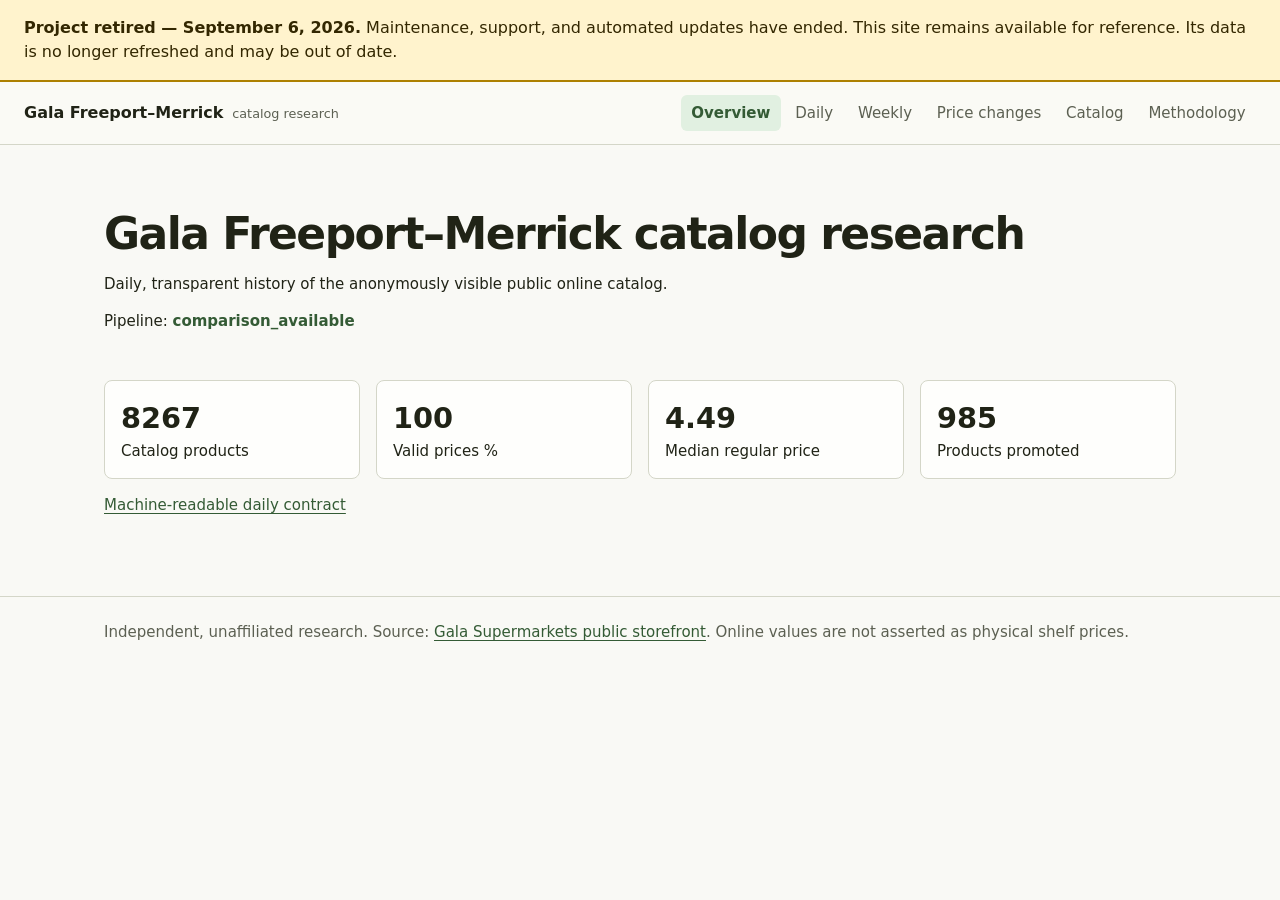
<file: docs/index.html>
<!doctype html><html lang="en"><head><meta charset="utf-8"><meta name="viewport" content="width=device-width,initial-scale=1"><meta name="theme-color" content="#f7f8f2"><title>Gala Freeport–Merrick Research</title><link rel="stylesheet" href="assets/site.css?v=research-1.1"><script src="assets/analytics.js?v=research-1.0" defer></script></head><body class="">
<!-- project-retirement-notice -->
<aside aria-label="Project retirement notice" style="position:relative;z-index:2147483647;display:block;box-sizing:border-box;width:100%;margin:0;padding:16px 24px;background:#fff3cd;color:#332701;border-bottom:2px solid #ad8000;font:16px/1.5 system-ui,sans-serif;text-align:left">
<strong>Project retired — September 6, 2026.</strong> Maintenance, support, and automated updates have ended. This site remains available for reference. Its data is no longer refreshed and may be out of date.
</aside>
<header class="site-header"><div class="site-header-inner"><a class="site-identity" href="index.html"><strong>Gala Freeport–Merrick</strong><span>catalog research</span></a><nav class="site-nav" aria-label="Research reports"><a href="index.html" aria-current="page">Overview</a><a href="daily-report.html">Daily</a><a href="weekly-report.html">Weekly</a><a href="price-changes.html">Price changes</a><a href="catalog.html">Catalog</a><a href="METHODOLOGY.html">Methodology</a></nav></div></header><main><section class="hero"><h1>Gala Freeport–Merrick catalog research</h1><p>Daily, transparent history of the anonymously visible public online catalog.</p><p>Pipeline: <span id="status" class="healthy">Loading…</span></p></section><section id="metrics" class="grid" aria-live="polite"></section><p><a id="raw" href="data/daily-summary.json">Machine-readable daily contract</a></p></main><footer class="site-footer"><p>Independent, unaffiliated research. Source: <a href="https://galasupermarkets.com/Freeport-Merrick">Gala Supermarkets public storefront</a>. Online values are not asserted as physical shelf prices.</p></footer><script>fetch('data/daily-summary.json').then(r=>r.json()).then(data=>{const source=data.latest;const labels={catalog_size:'Catalog products',valid_price_percentage:'Valid prices %',median_regular_price:'Median regular price',products_with_promotions:'Products promoted',latest_catalog_size:'Latest catalog',median_catalog_size:'Median catalog',median_valid_price_percentage:'Median valid prices %',price_increases:'Price increases',price_decreases:'Price decreases',additions:'Additions',returns:'Returns',missing_products:'Missing observations'};document.querySelector('#status').textContent=data.status;document.querySelector('#metrics').innerHTML=['catalog_size','valid_price_percentage','median_regular_price','products_with_promotions'].map(k=>`<section class="card"><div class="metric">${source[k]??'—'}</div><div>${labels[k]}</div></section>`).join('');document.querySelector('#raw').href='data/daily-summary.json';}).catch(e=>document.querySelector('#status').textContent='Report data unavailable');</script></body></html>
</file>
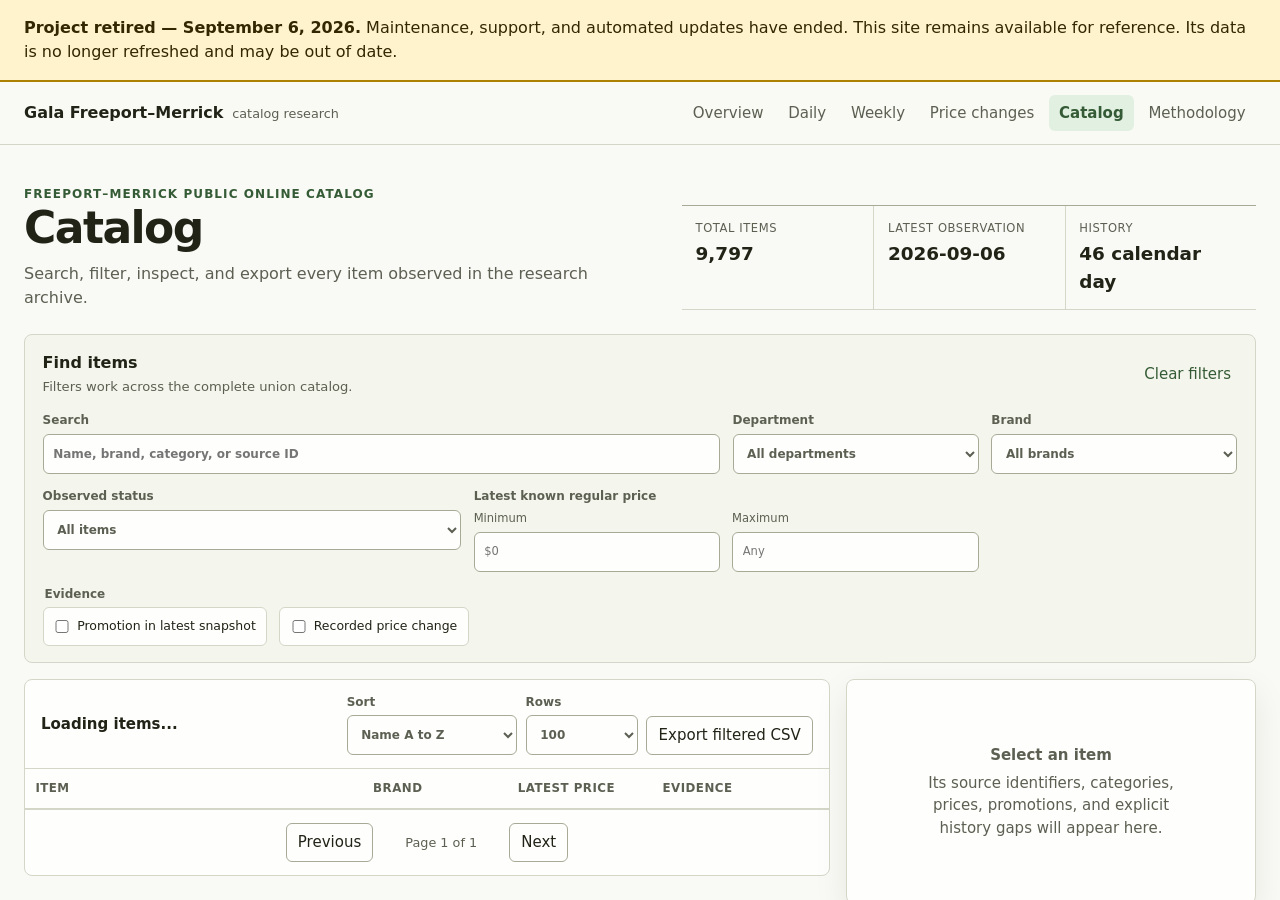
<file: docs/catalog-history.html>
<!doctype html><html lang="en"><head><meta charset="utf-8"><meta name="viewport" content="width=device-width,initial-scale=1"><meta http-equiv="refresh" content="0; url=catalog.html"><link rel="canonical" href="catalog.html"><title>Catalog</title></head><body>
<!-- project-retirement-notice -->
<aside aria-label="Project retirement notice" style="position:relative;z-index:2147483647;display:block;box-sizing:border-box;width:100%;margin:0;padding:16px 24px;background:#fff3cd;color:#332701;border-bottom:2px solid #ad8000;font:16px/1.5 system-ui,sans-serif;text-align:left">
<strong>Project retired — September 6, 2026.</strong> Maintenance, support, and automated updates have ended. This site remains available for reference. Its data is no longer refreshed and may be out of date.
</aside>
<p>This page has moved to <a href="catalog.html">Catalog</a>.</p></body></html>
</file>
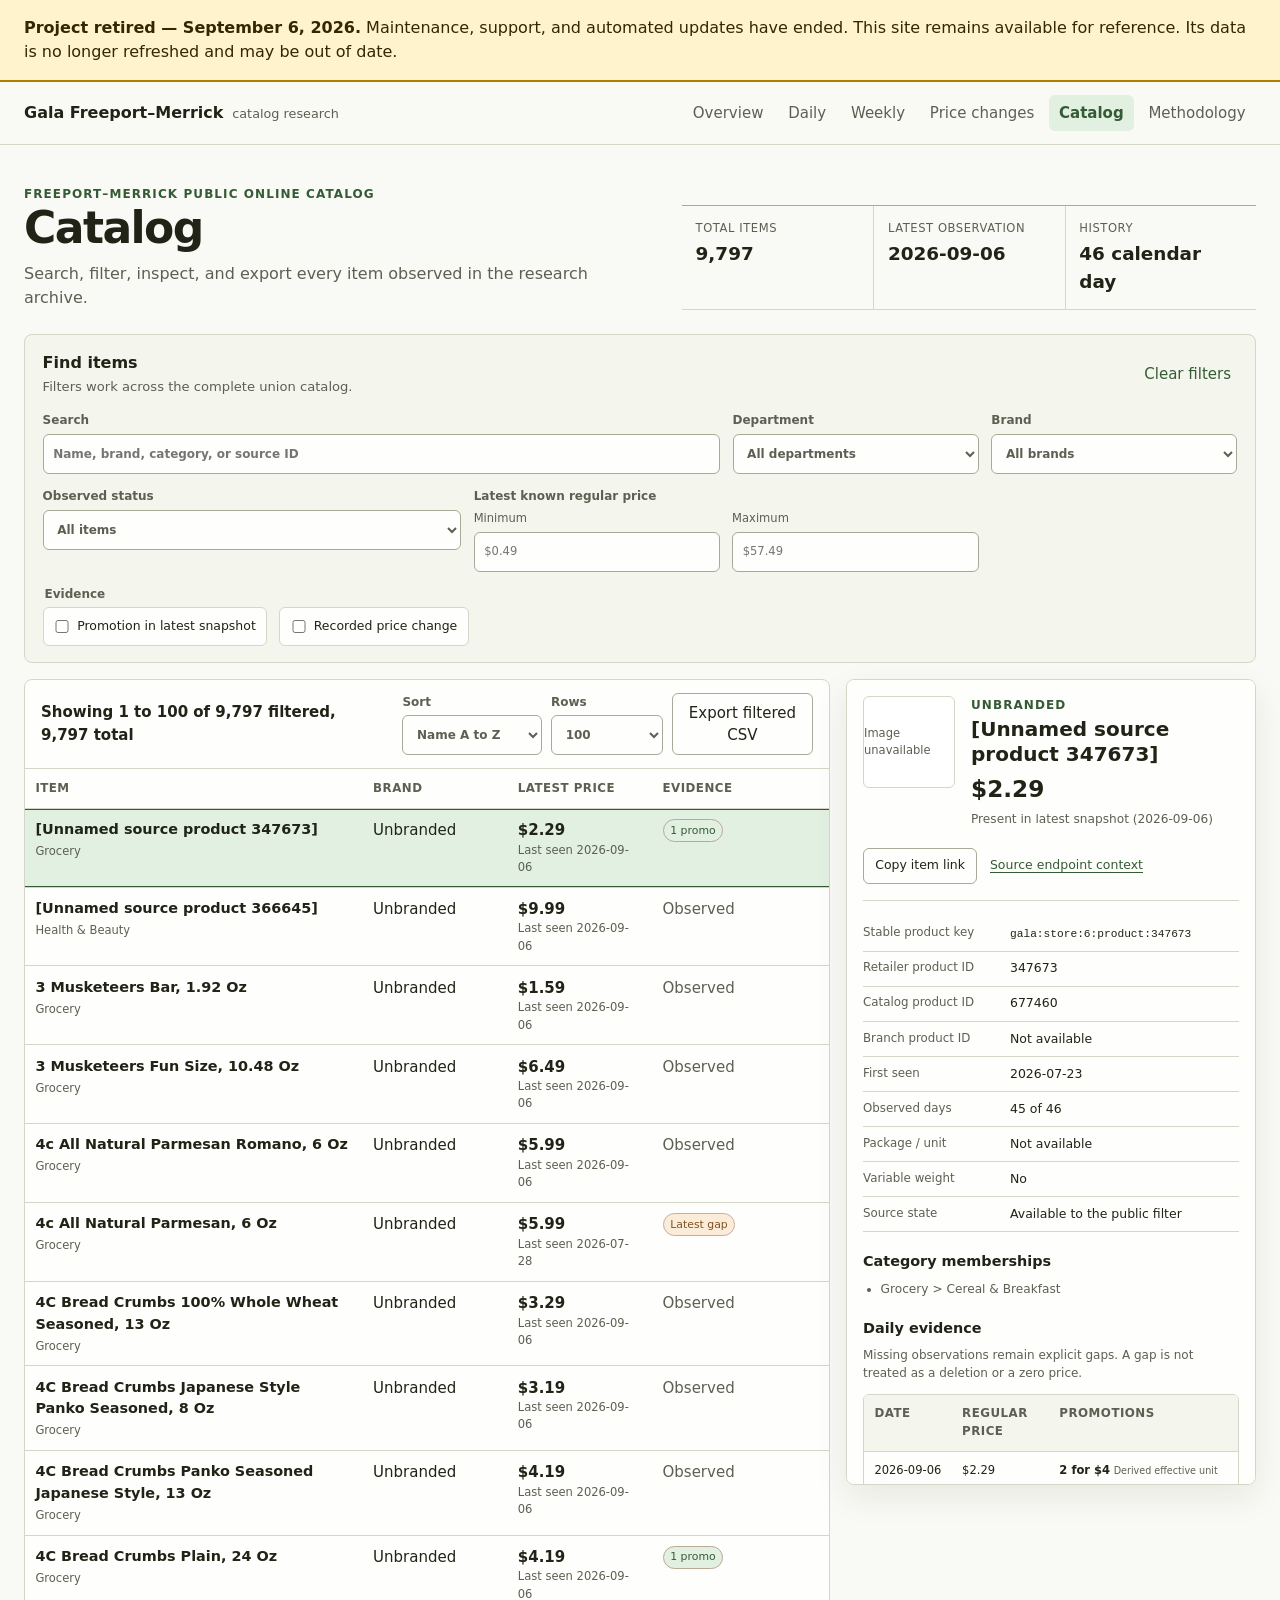
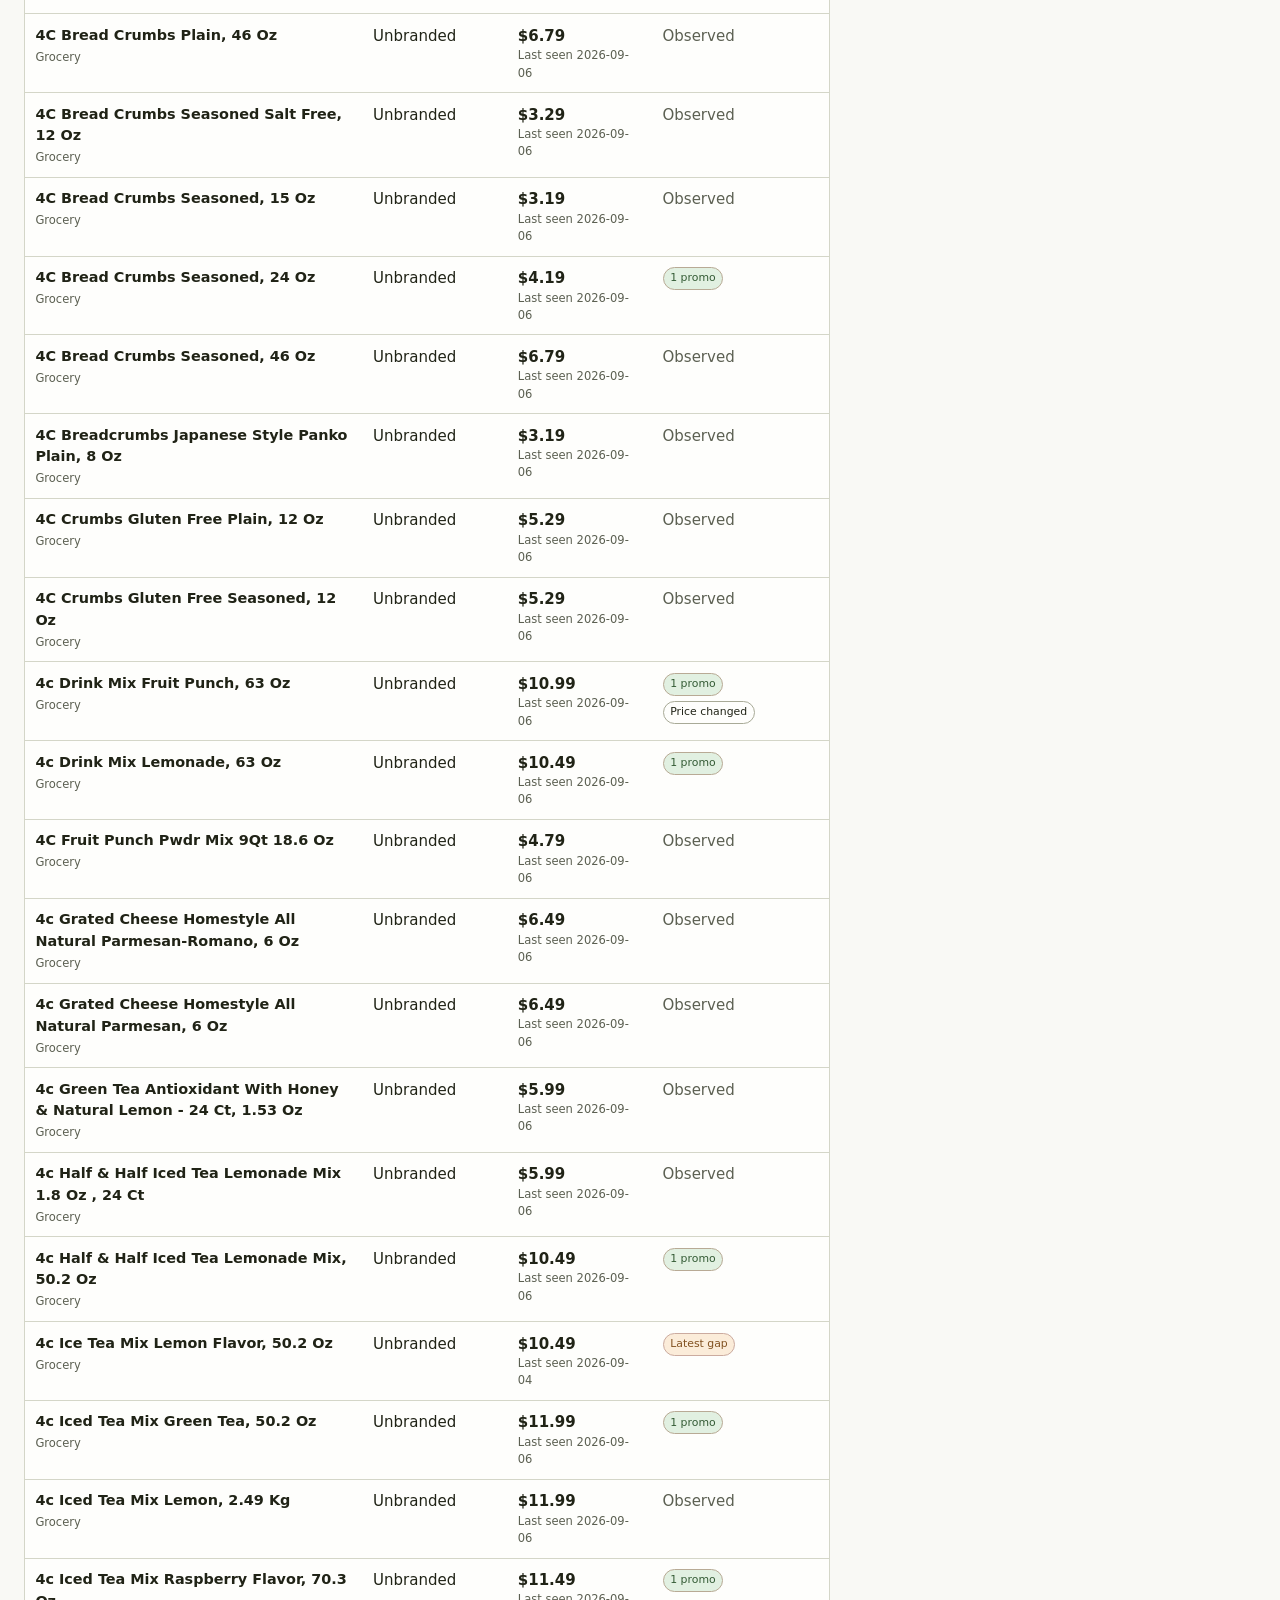
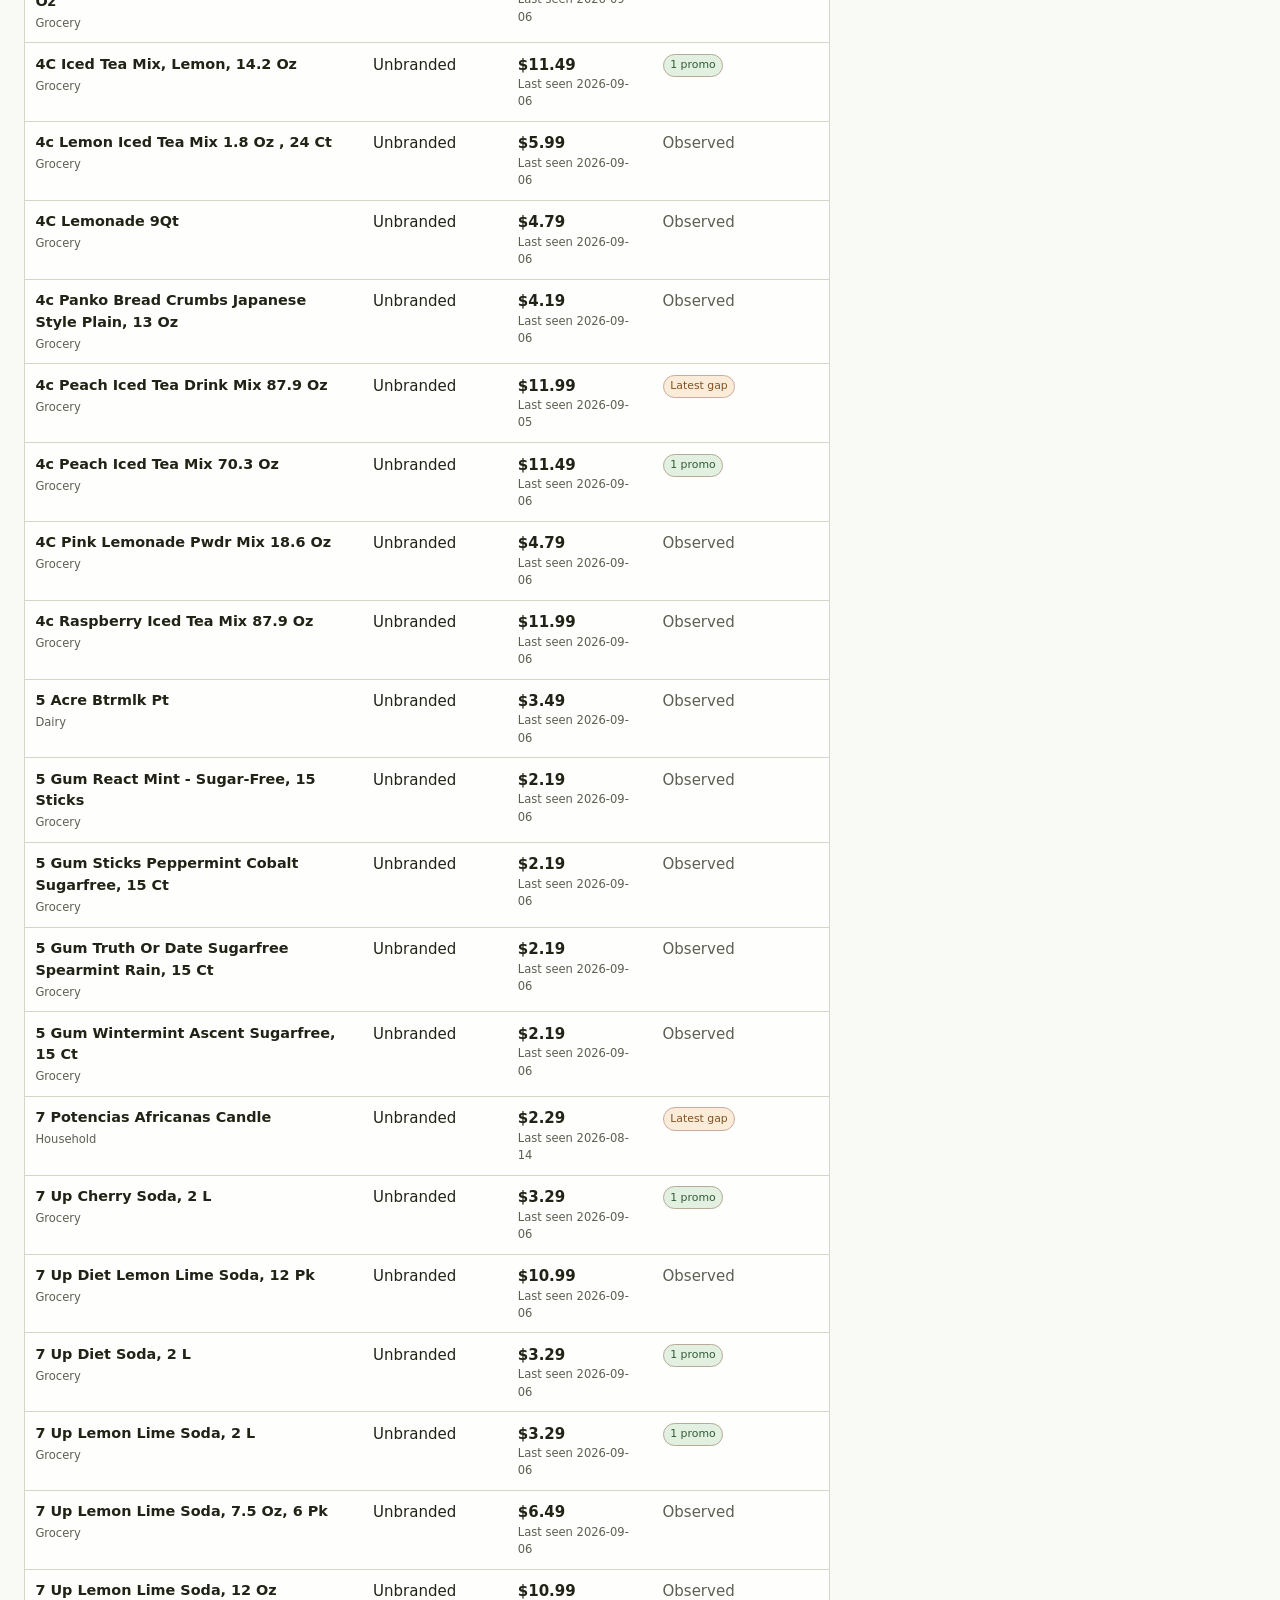
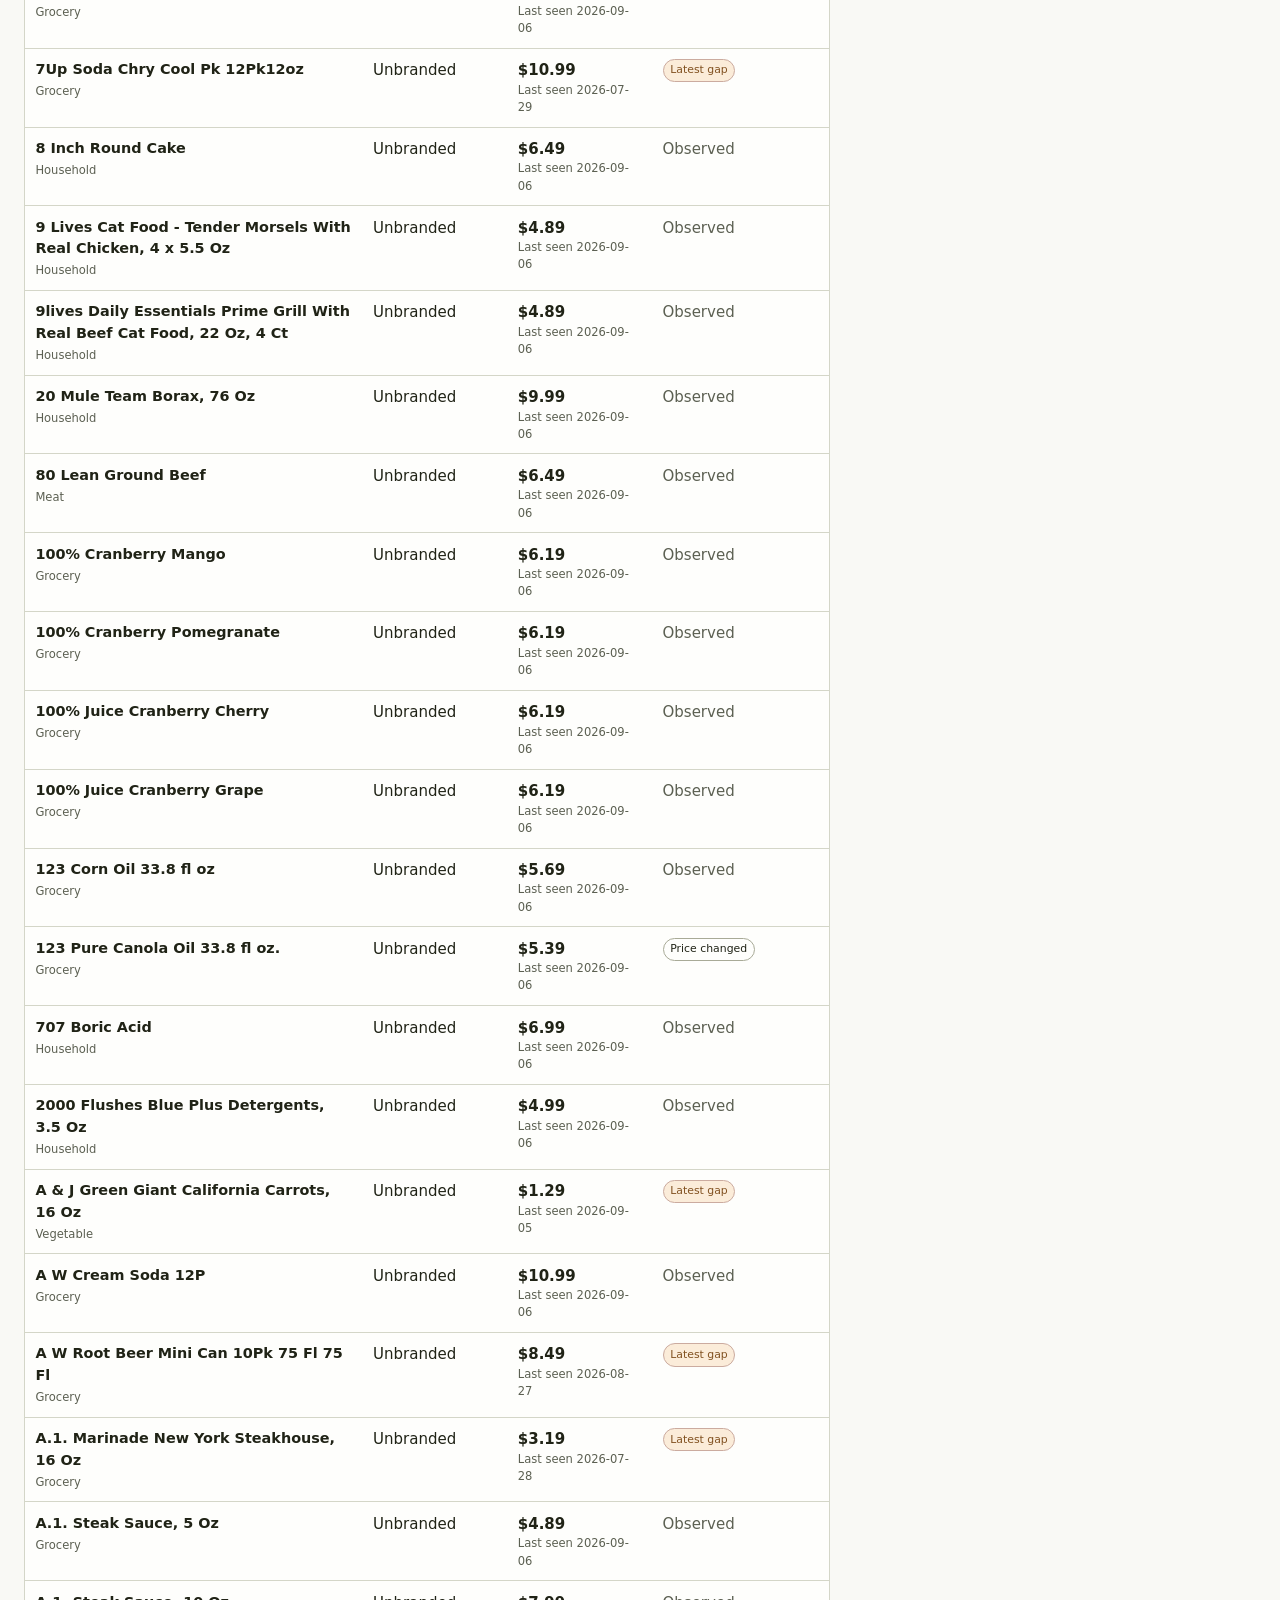
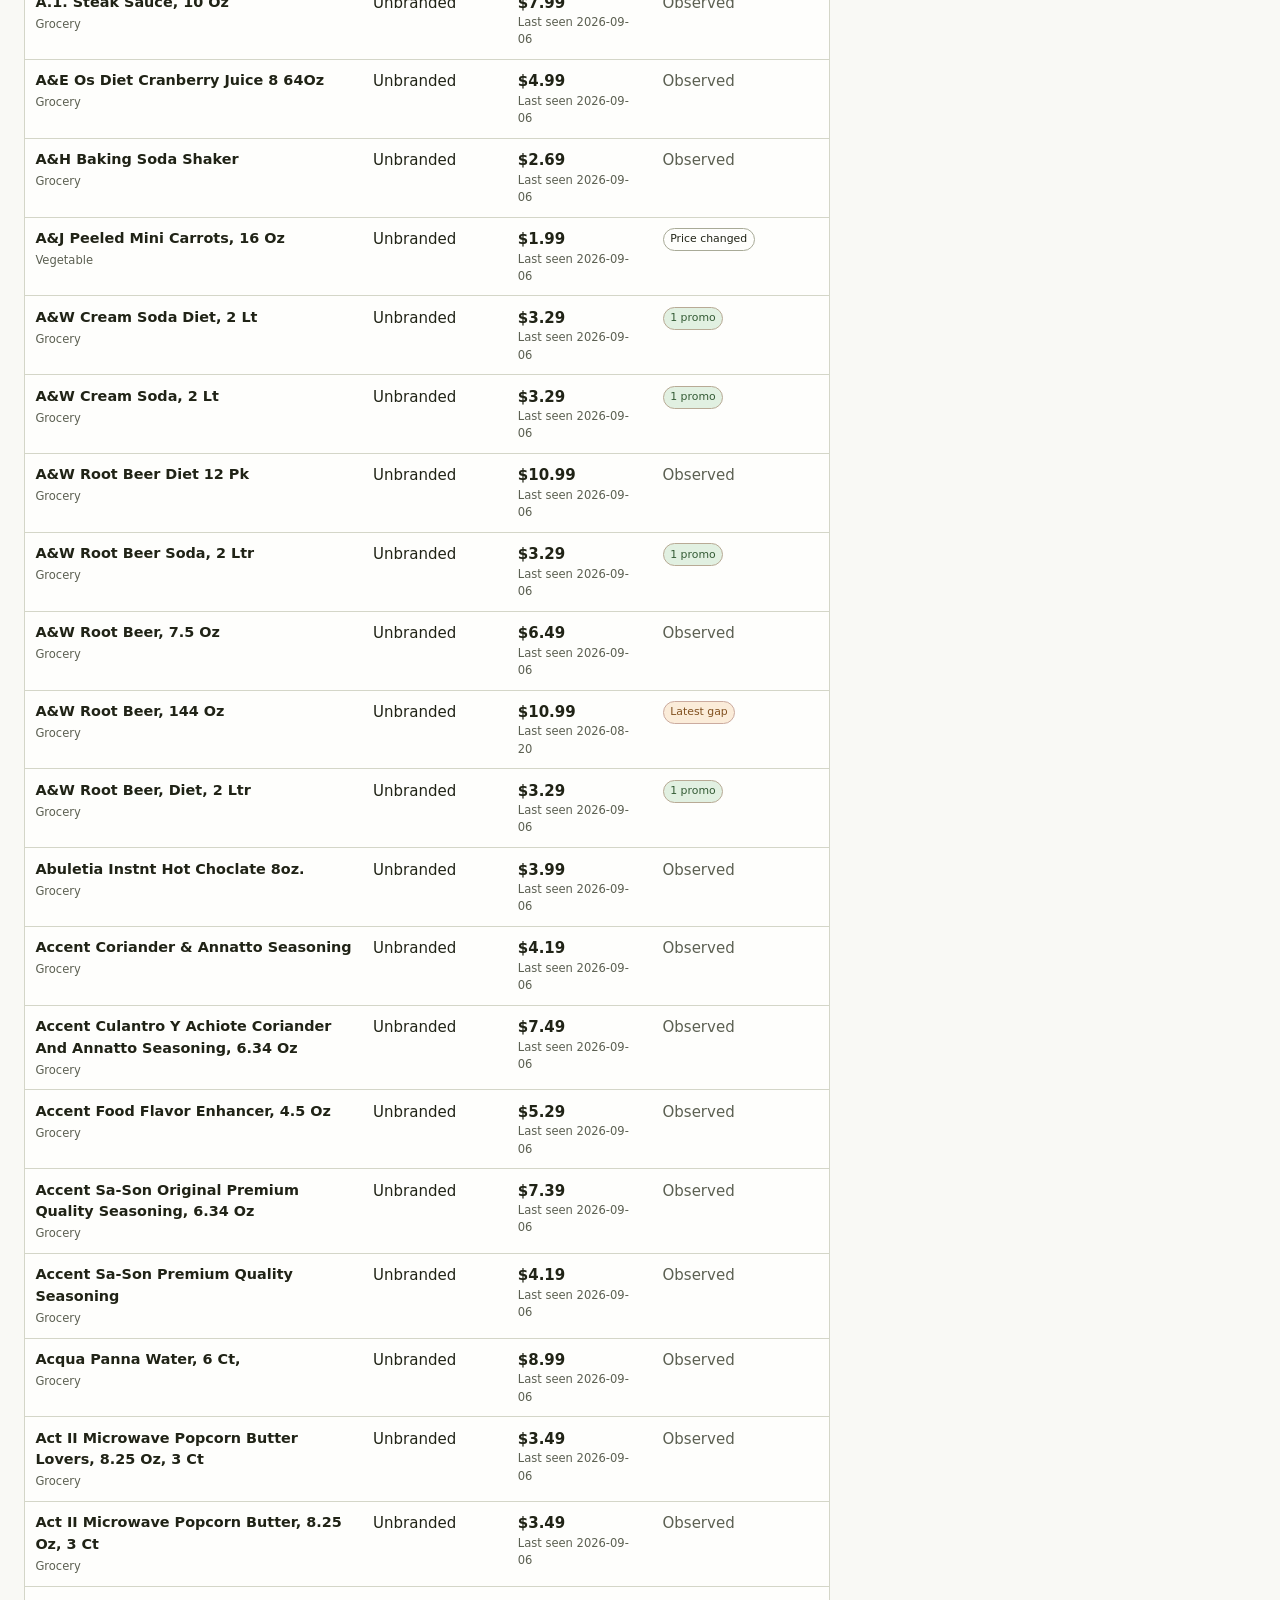
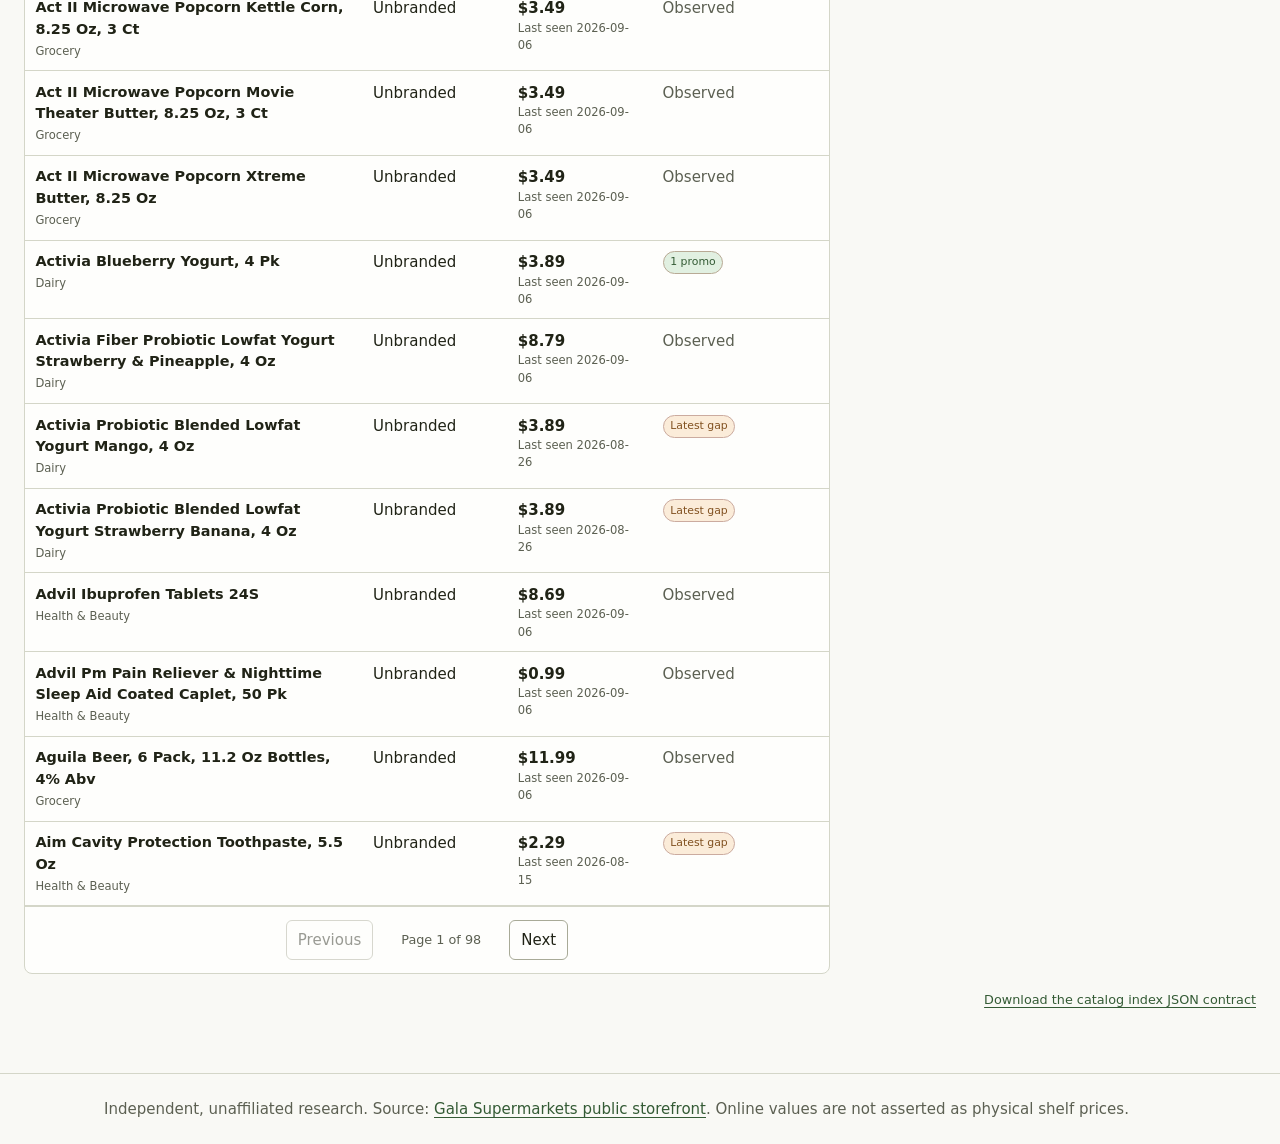
<file: docs/catalog.html>
<!doctype html><html lang="en"><head><meta charset="utf-8"><meta name="viewport" content="width=device-width,initial-scale=1"><meta name="theme-color" content="#f7f8f2"><title>Catalog | Gala Freeport–Merrick Research</title><link rel="stylesheet" href="assets/site.css?v=research-1.1"><script src="assets/analytics.js?v=research-1.0" defer></script></head><body class="catalog-page">
<!-- project-retirement-notice -->
<aside aria-label="Project retirement notice" style="position:relative;z-index:2147483647;display:block;box-sizing:border-box;width:100%;margin:0;padding:16px 24px;background:#fff3cd;color:#332701;border-bottom:2px solid #ad8000;font:16px/1.5 system-ui,sans-serif;text-align:left">
<strong>Project retired — September 6, 2026.</strong> Maintenance, support, and automated updates have ended. This site remains available for reference. Its data is no longer refreshed and may be out of date.
</aside>
<header class="site-header"><div class="site-header-inner"><a class="site-identity" href="index.html"><strong>Gala Freeport–Merrick</strong><span>catalog research</span></a><nav class="site-nav" aria-label="Research reports"><a href="index.html">Overview</a><a href="daily-report.html">Daily</a><a href="weekly-report.html">Weekly</a><a href="price-changes.html">Price changes</a><a href="catalog.html" aria-current="page">Catalog</a><a href="METHODOLOGY.html">Methodology</a></nav></div></header><main>
<section class="catalog-heading" aria-labelledby="catalog-title">
  <div>
    <p class="eyebrow">Freeport–Merrick public online catalog</p>
    <h1 id="catalog-title">Catalog</h1>
    <p class="lede">Search, filter, inspect, and export every item observed in the research archive.</p>
  </div>
  <dl class="catalog-scope" aria-label="Catalog scope">
    <div><dt>Total items</dt><dd id="total-items">9,797</dd></div>
    <div><dt>Latest observation</dt><dd>2026-09-06</dd></div>
    <div><dt>History</dt><dd>46 calendar day</dd></div>
  </dl>
</section>

<section class="catalog-controls" aria-labelledby="filter-title">
  <div class="controls-heading">
    <div><h2 id="filter-title">Find items</h2><p>Filters work across the complete union catalog.</p></div>
    <button id="clear-filters" class="text-button" type="button">Clear filters</button>
  </div>
  <div class="filter-grid">
    <label class="search-field">Search
      <input id="catalog-search" type="search" placeholder="Name, brand, category, or source ID" autocomplete="off">
    </label>
    <label>Department
      <select id="department-filter"><option value="">All departments</option></select>
    </label>
    <label>Brand
      <select id="brand-filter"><option value="">All brands</option></select>
    </label>
    <label>Observed status
      <select id="status-filter">
        <option value="all">All items</option>
        <option value="current">Present in latest snapshot</option>
        <option value="missing">Missing from latest snapshot</option>
      </select>
    </label>
    <div class="price-filter" role="group" aria-labelledby="price-filter-label">
      <span id="price-filter-label" class="filter-legend">Latest known regular price</span>
      <div class="price-fields">
        <label>Minimum <input id="min-price" type="number" min="0" step="0.01" inputmode="decimal" placeholder="$0"></label>
        <label>Maximum <input id="max-price" type="number" min="0" step="0.01" inputmode="decimal" placeholder="Any"></label>
      </div>
    </div>
    <fieldset class="check-filters">
      <legend>Evidence</legend>
      <label><input id="promotion-filter" type="checkbox"> Promotion in latest snapshot</label>
      <label><input id="change-filter" type="checkbox"> Recorded price change</label>
    </fieldset>
  </div>
</section>

<div id="catalog-status" class="catalog-status" role="status" aria-live="polite">Loading the complete catalog index...</div>

<section class="catalog-workspace" aria-label="Catalog browser">
  <div class="results-pane">
    <div class="results-toolbar">
      <p id="result-count">Loading items...</p>
      <div class="toolbar-actions">
        <label>Sort
          <select id="sort-order">
            <option value="name">Name A to Z</option>
            <option value="brand">Brand A to Z</option>
            <option value="price-asc">Price low to high</option>
            <option value="price-desc">Price high to low</option>
            <option value="recent">Most recently seen</option>
          </select>
        </label>
        <label>Rows
          <select id="page-size">
            <option value="50">50</option>
            <option value="100" selected>100</option>
            <option value="250">250</option>
            <option value="all">All</option>
          </select>
        </label>
        <button id="export-csv" class="secondary-button" type="button">Export filtered CSV</button>
      </div>
    </div>
    <div class="table-scroll">
      <table class="catalog-table">
        <thead><tr><th>Item</th><th>Brand</th><th>Latest price</th><th>Evidence</th></tr></thead>
        <tbody id="catalog-results"></tbody>
      </table>
      <div id="empty-results" class="empty-state" hidden><strong>No items match these filters.</strong><span>Clear one or more filters to widen the result set.</span></div>
    </div>
    <nav class="pagination" aria-label="Catalog pages">
      <button id="previous-page" class="secondary-button" type="button">Previous</button>
      <span id="page-indicator">Page 1 of 1</span>
      <button id="next-page" class="secondary-button" type="button">Next</button>
    </nav>
  </div>

  <aside id="detail-panel" class="detail-panel" aria-label="Selected item details" aria-live="polite">
    <button id="close-detail" class="detail-close" type="button" aria-label="Close selected item">Close</button>
    <div id="item-detail" class="detail-content">
      <div class="detail-placeholder"><strong>Select an item</strong><span>Its source identifiers, categories, prices, promotions, and explicit history gaps will appear here.</span></div>
    </div>
  </aside>
</section>

<p class="catalog-contract"><a href="data/catalog-history/index.json">Download the catalog index JSON contract</a></p>
</main><footer class="site-footer"><p>Independent, unaffiliated research. Source: <a href="https://galasupermarkets.com/Freeport-Merrick">Gala Supermarkets public storefront</a>. Online values are not asserted as physical shelf prices.</p></footer><script src="assets/catalog.js?v=research-1.1" defer></script></body></html>
</file>
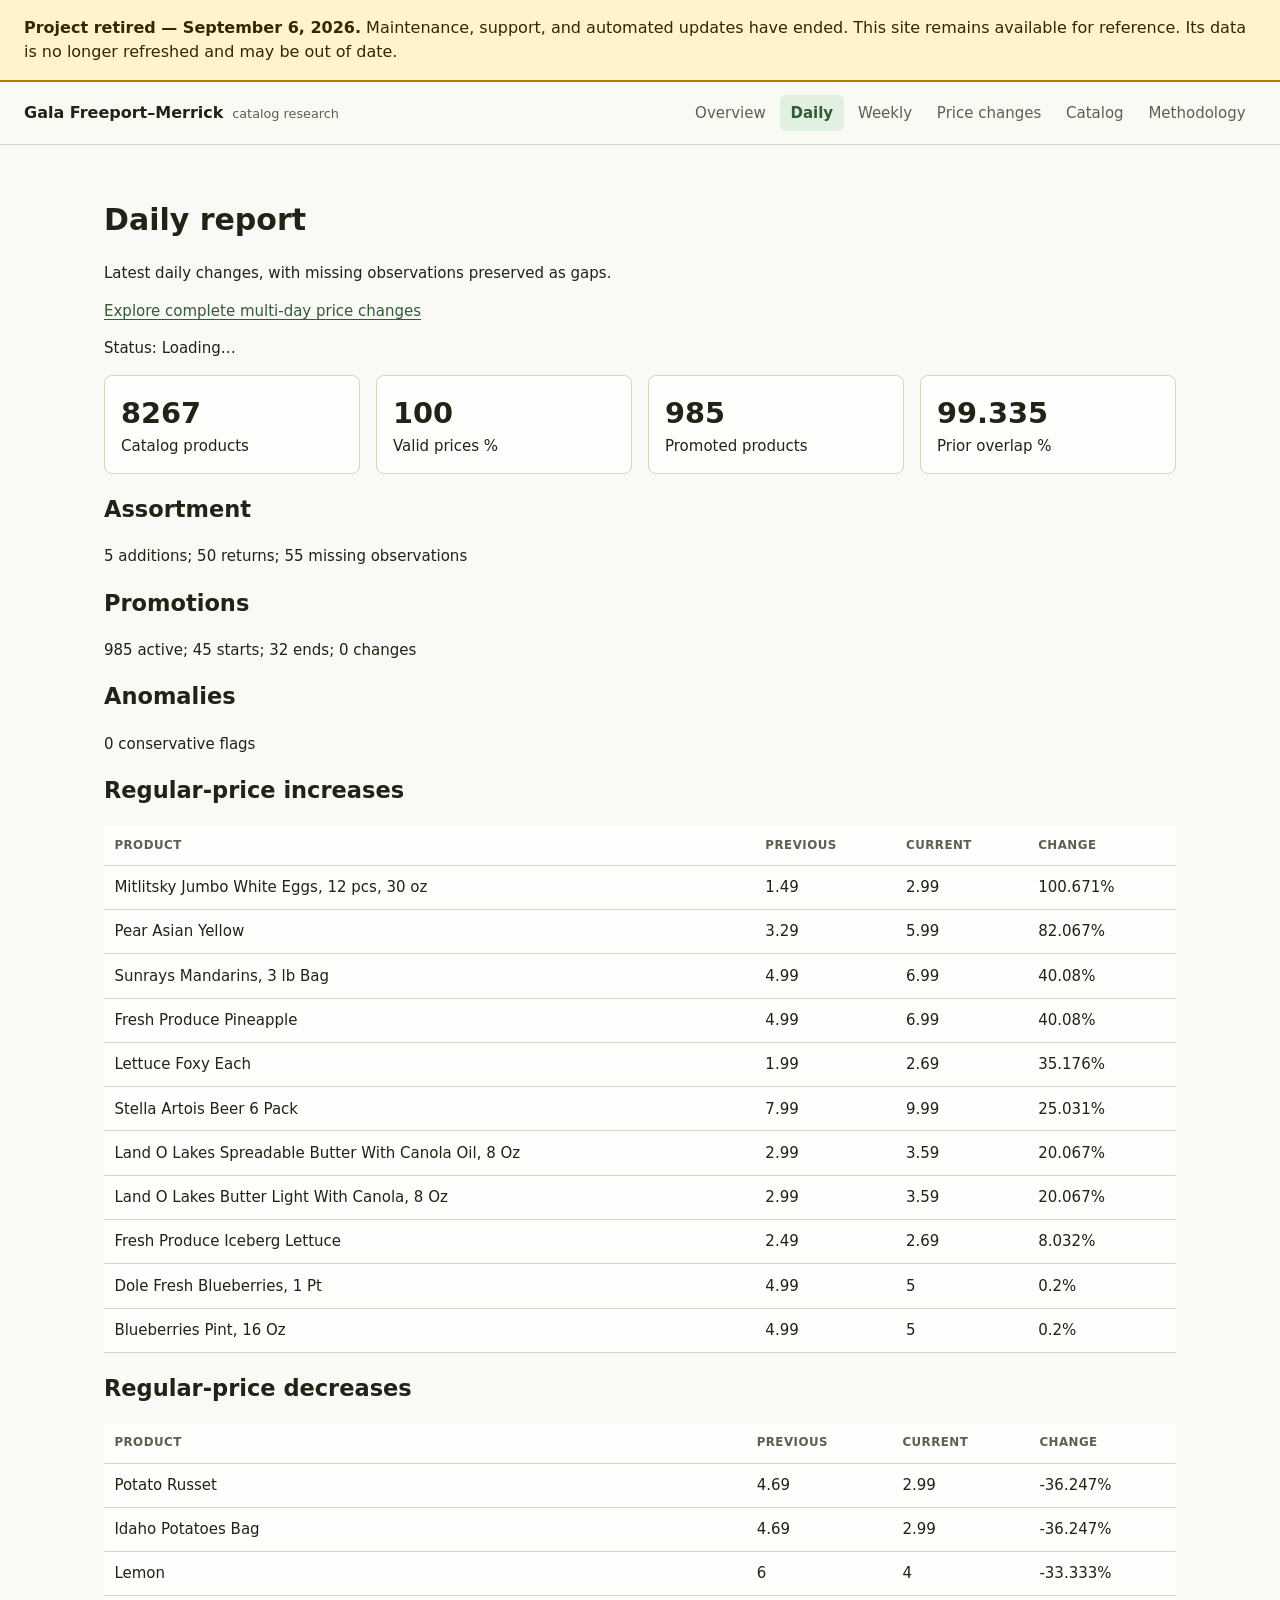
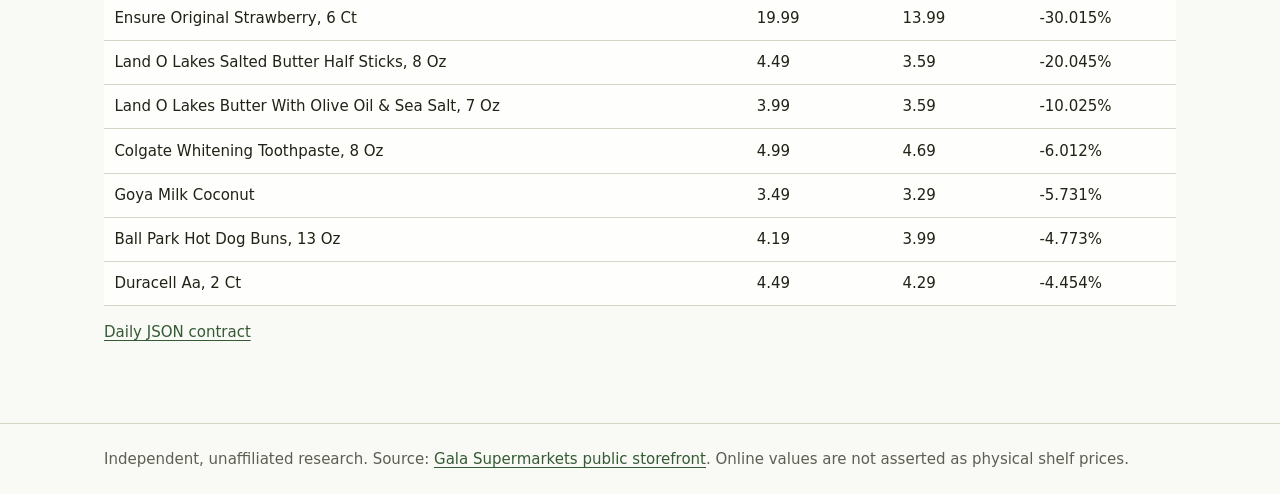
<file: docs/daily-report.html>
<!doctype html><html lang="en"><head><meta charset="utf-8"><meta name="viewport" content="width=device-width,initial-scale=1"><meta name="theme-color" content="#f7f8f2"><title>Daily report</title><link rel="stylesheet" href="assets/site.css?v=research-1.1"><script src="assets/analytics.js?v=research-1.0" defer></script></head><body class="">
<!-- project-retirement-notice -->
<aside aria-label="Project retirement notice" style="position:relative;z-index:2147483647;display:block;box-sizing:border-box;width:100%;margin:0;padding:16px 24px;background:#fff3cd;color:#332701;border-bottom:2px solid #ad8000;font:16px/1.5 system-ui,sans-serif;text-align:left">
<strong>Project retired — September 6, 2026.</strong> Maintenance, support, and automated updates have ended. This site remains available for reference. Its data is no longer refreshed and may be out of date.
</aside>
<header class="site-header"><div class="site-header-inner"><a class="site-identity" href="index.html"><strong>Gala Freeport–Merrick</strong><span>catalog research</span></a><nav class="site-nav" aria-label="Research reports"><a href="index.html">Overview</a><a href="daily-report.html" aria-current="page">Daily</a><a href="weekly-report.html">Weekly</a><a href="price-changes.html">Price changes</a><a href="catalog.html">Catalog</a><a href="METHODOLOGY.html">Methodology</a></nav></div></header><main><h1>Daily report</h1><p>Latest daily changes, with missing observations preserved as gaps.</p><p><a href="price-changes.html">Explore complete multi-day price changes</a></p><p>Status: <span id="status">Loading…</span></p><section id="metrics" class="grid"></section><h2>Assortment</h2><p id="assortment"></p><h2>Promotions</h2><p id="promotions"></p><h2>Anomalies</h2><p id="anomalies"></p><h2>Regular-price increases</h2><table><thead><tr><th>Product</th><th>Previous</th><th>Current</th><th>Change</th></tr></thead><tbody id="increases"></tbody></table><h2>Regular-price decreases</h2><table><thead><tr><th>Product</th><th>Previous</th><th>Current</th><th>Change</th></tr></thead><tbody id="decreases"></tbody></table><p><a href="data/daily-summary.json">Daily JSON contract</a></p></main><footer class="site-footer"><p>Independent, unaffiliated research. Source: <a href="https://galasupermarkets.com/Freeport-Merrick">Gala Supermarkets public storefront</a>. Online values are not asserted as physical shelf prices.</p></footer><script>const esc=s=>String(s??'—').replace(/[&<>"']/g,c=>({'&':'&amp;','<':'&lt;','>':'&gt;','"':'&quot;',"'":'&#39;'}[c]));const priceRows=rows=>rows.slice(0,25).map(x=>`<tr><td>${esc(x.name)}</td><td>${esc(x.previous_regular_price)}</td><td>${esc(x.current_regular_price)}</td><td>${esc(x.change_percentage)}%</td></tr>`).join('')||'<tr><td colspan="4">None reported</td></tr>';fetch('data/daily-summary.json').then(r=>r.json()).then(d=>{status.textContent=d.status;const x=d.latest;metrics.innerHTML=[['Catalog products',x.catalog_size],['Valid prices %',x.valid_price_percentage],['Promoted products',x.products_with_promotions],['Prior overlap %',d.comparison?.prior_overlap_percentage??'—']].map(([k,v])=>`<section class="card"><div class="metric">${esc(v)}</div><div>${k}</div></section>`).join('');increases.innerHTML=priceRows(d.price_increases);decreases.innerHTML=priceRows(d.price_decreases);assortment.textContent=d.comparison?`${d.comparison.additions} additions; ${d.comparison.returns} returns; ${d.comparison.missing_products} missing observations`:'Comparisons begin with the second healthy snapshot.';promotions.textContent=`${d.promotion_changes.active} active; ${d.promotion_changes.start_count} starts; ${d.promotion_changes.end_count} ends; ${d.promotion_changes.change_count} changes`;anomalies.textContent=`${d.anomalies.length} conservative flags`;}).catch(()=>status.textContent='Report data unavailable')</script></body></html>
</file>
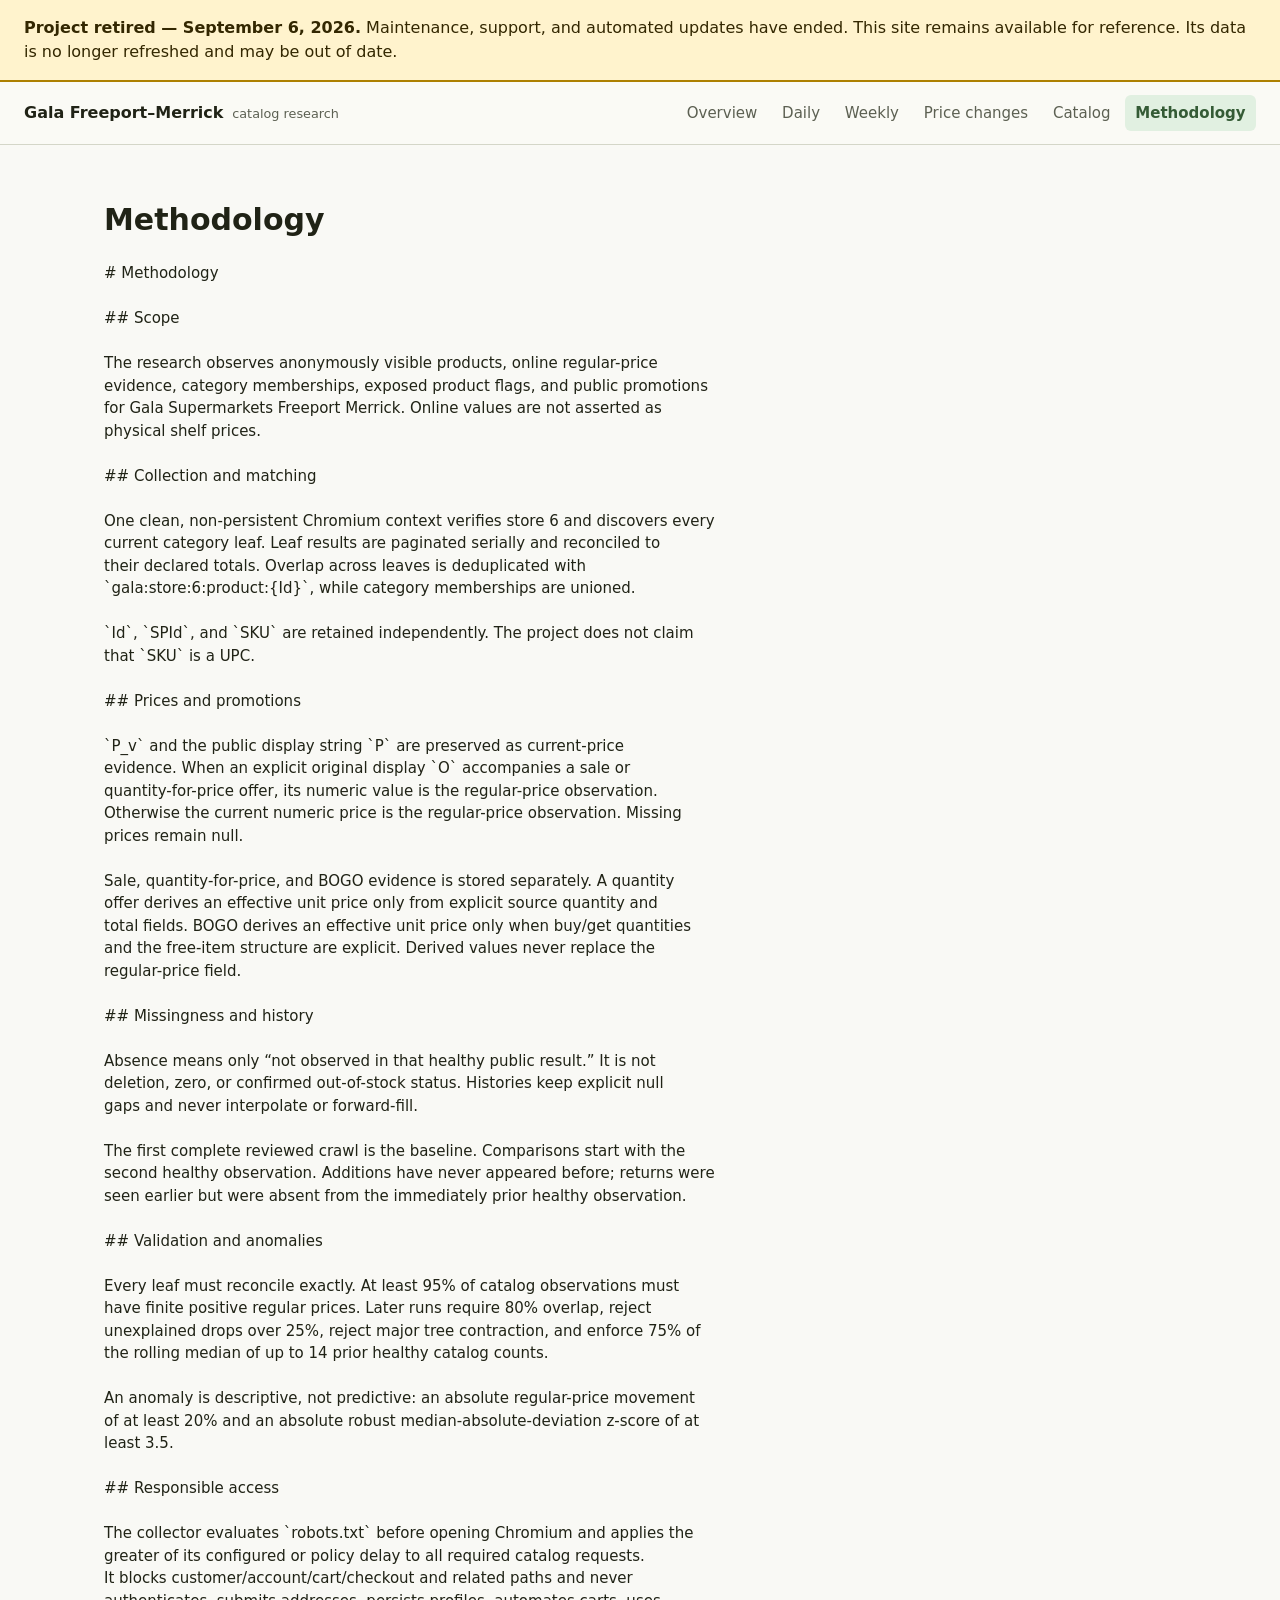
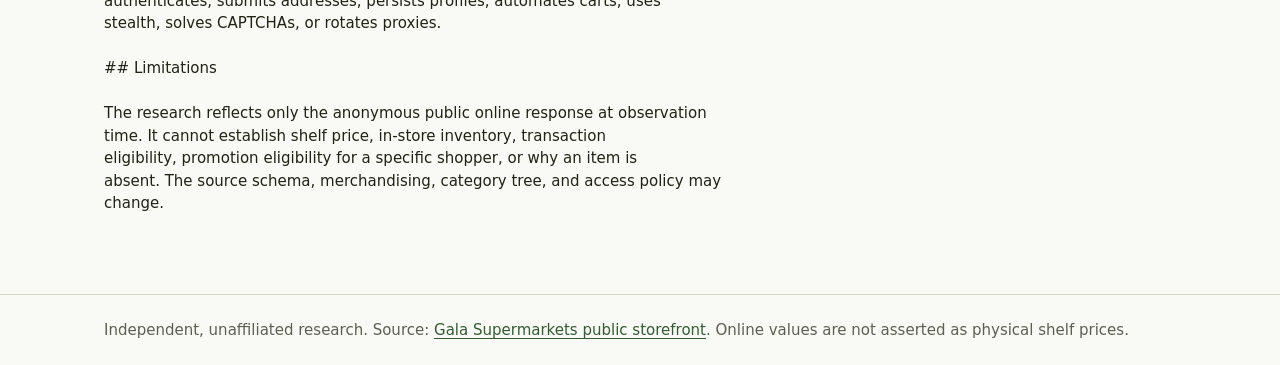
<file: docs/METHODOLOGY.html>
<!doctype html><html lang="en"><head><meta charset="utf-8"><meta name="viewport" content="width=device-width,initial-scale=1"><meta name="theme-color" content="#f7f8f2"><title>Methodology</title><link rel="stylesheet" href="assets/site.css?v=research-1.1"><script src="assets/analytics.js?v=research-1.0" defer></script></head><body class="">
<!-- project-retirement-notice -->
<aside aria-label="Project retirement notice" style="position:relative;z-index:2147483647;display:block;box-sizing:border-box;width:100%;margin:0;padding:16px 24px;background:#fff3cd;color:#332701;border-bottom:2px solid #ad8000;font:16px/1.5 system-ui,sans-serif;text-align:left">
<strong>Project retired — September 6, 2026.</strong> Maintenance, support, and automated updates have ended. This site remains available for reference. Its data is no longer refreshed and may be out of date.
</aside>
<header class="site-header"><div class="site-header-inner"><a class="site-identity" href="index.html"><strong>Gala Freeport–Merrick</strong><span>catalog research</span></a><nav class="site-nav" aria-label="Research reports"><a href="index.html">Overview</a><a href="daily-report.html">Daily</a><a href="weekly-report.html">Weekly</a><a href="price-changes.html">Price changes</a><a href="catalog.html">Catalog</a><a href="METHODOLOGY.html" aria-current="page">Methodology</a></nav></div></header><main><h1>Methodology</h1><pre style="white-space:pre-wrap;font:inherit"># Methodology

## Scope

The research observes anonymously visible products, online regular-price
evidence, category memberships, exposed product flags, and public promotions
for Gala Supermarkets Freeport Merrick. Online values are not asserted as
physical shelf prices.

## Collection and matching

One clean, non-persistent Chromium context verifies store 6 and discovers every
current category leaf. Leaf results are paginated serially and reconciled to
their declared totals. Overlap across leaves is deduplicated with
`gala:store:6:product:{Id}`, while category memberships are unioned.

`Id`, `SPId`, and `SKU` are retained independently. The project does not claim
that `SKU` is a UPC.

## Prices and promotions

`P_v` and the public display string `P` are preserved as current-price
evidence. When an explicit original display `O` accompanies a sale or
quantity-for-price offer, its numeric value is the regular-price observation.
Otherwise the current numeric price is the regular-price observation. Missing
prices remain null.

Sale, quantity-for-price, and BOGO evidence is stored separately. A quantity
offer derives an effective unit price only from explicit source quantity and
total fields. BOGO derives an effective unit price only when buy/get quantities
and the free-item structure are explicit. Derived values never replace the
regular-price field.

## Missingness and history

Absence means only “not observed in that healthy public result.” It is not
deletion, zero, or confirmed out-of-stock status. Histories keep explicit null
gaps and never interpolate or forward-fill.

The first complete reviewed crawl is the baseline. Comparisons start with the
second healthy observation. Additions have never appeared before; returns were
seen earlier but were absent from the immediately prior healthy observation.

## Validation and anomalies

Every leaf must reconcile exactly. At least 95% of catalog observations must
have finite positive regular prices. Later runs require 80% overlap, reject
unexplained drops over 25%, reject major tree contraction, and enforce 75% of
the rolling median of up to 14 prior healthy catalog counts.

An anomaly is descriptive, not predictive: an absolute regular-price movement
of at least 20% and an absolute robust median-absolute-deviation z-score of at
least 3.5.

## Responsible access

The collector evaluates `robots.txt` before opening Chromium and applies the
greater of its configured or policy delay to all required catalog requests.
It blocks customer/account/cart/checkout and related paths and never
authenticates, submits addresses, persists profiles, automates carts, uses
stealth, solves CAPTCHAs, or rotates proxies.

## Limitations

The research reflects only the anonymous public online response at observation
time. It cannot establish shelf price, in-store inventory, transaction
eligibility, promotion eligibility for a specific shopper, or why an item is
absent. The source schema, merchandising, category tree, and access policy may
change.
</pre></main><footer class="site-footer"><p>Independent, unaffiliated research. Source: <a href="https://galasupermarkets.com/Freeport-Merrick">Gala Supermarkets public storefront</a>. Online values are not asserted as physical shelf prices.</p></footer></body></html>
</file>
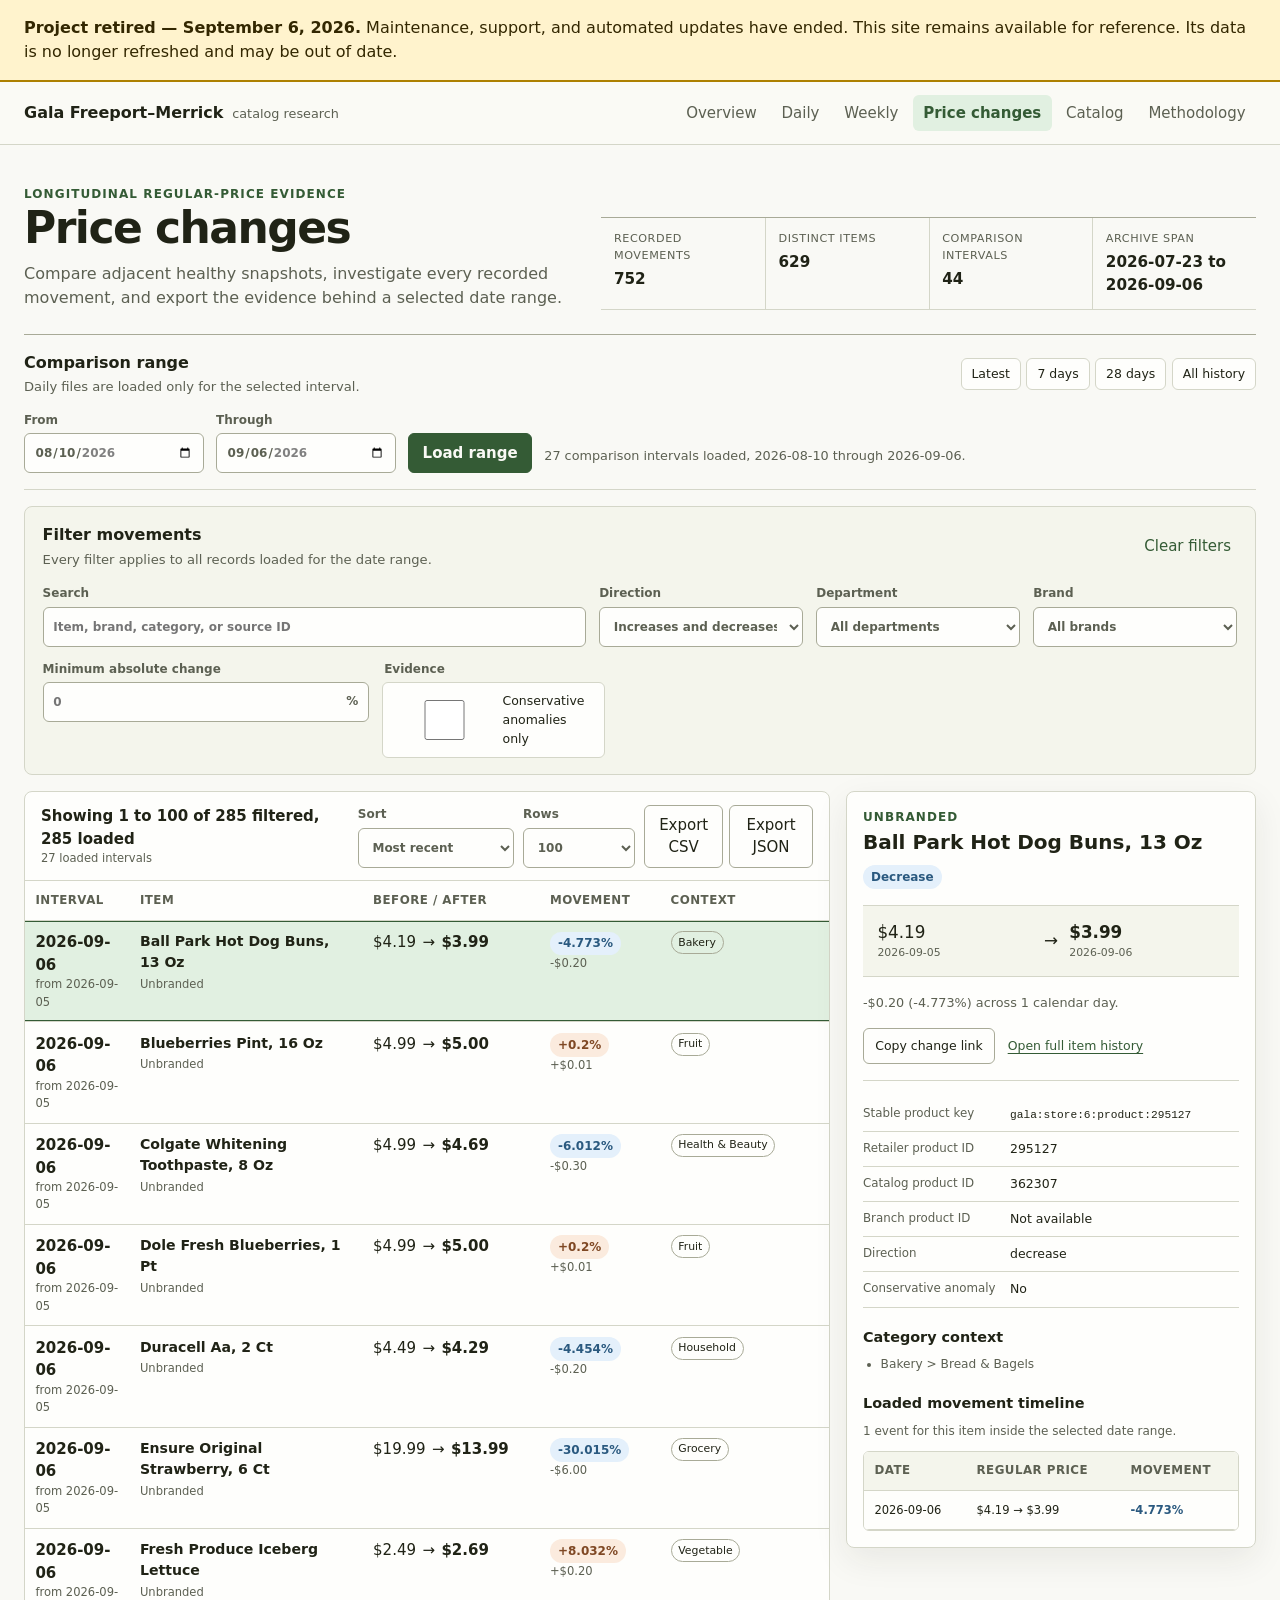
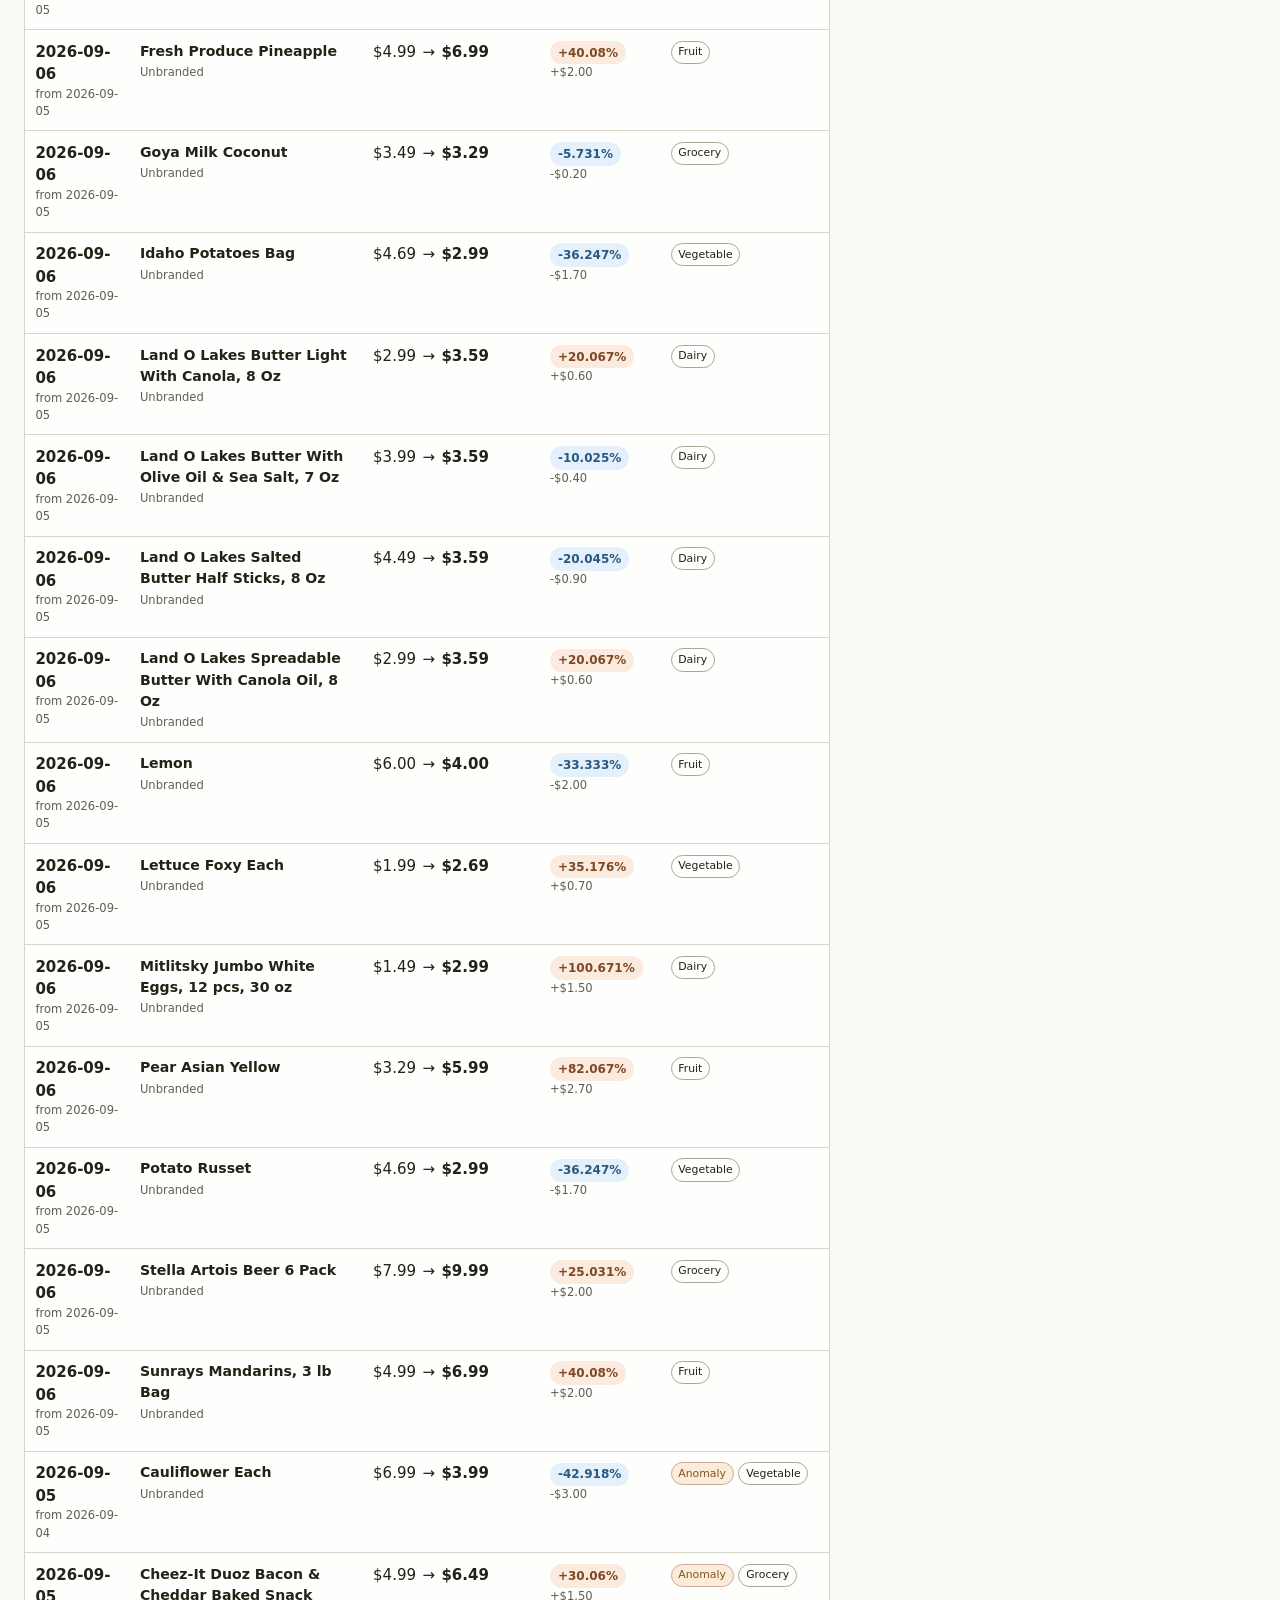
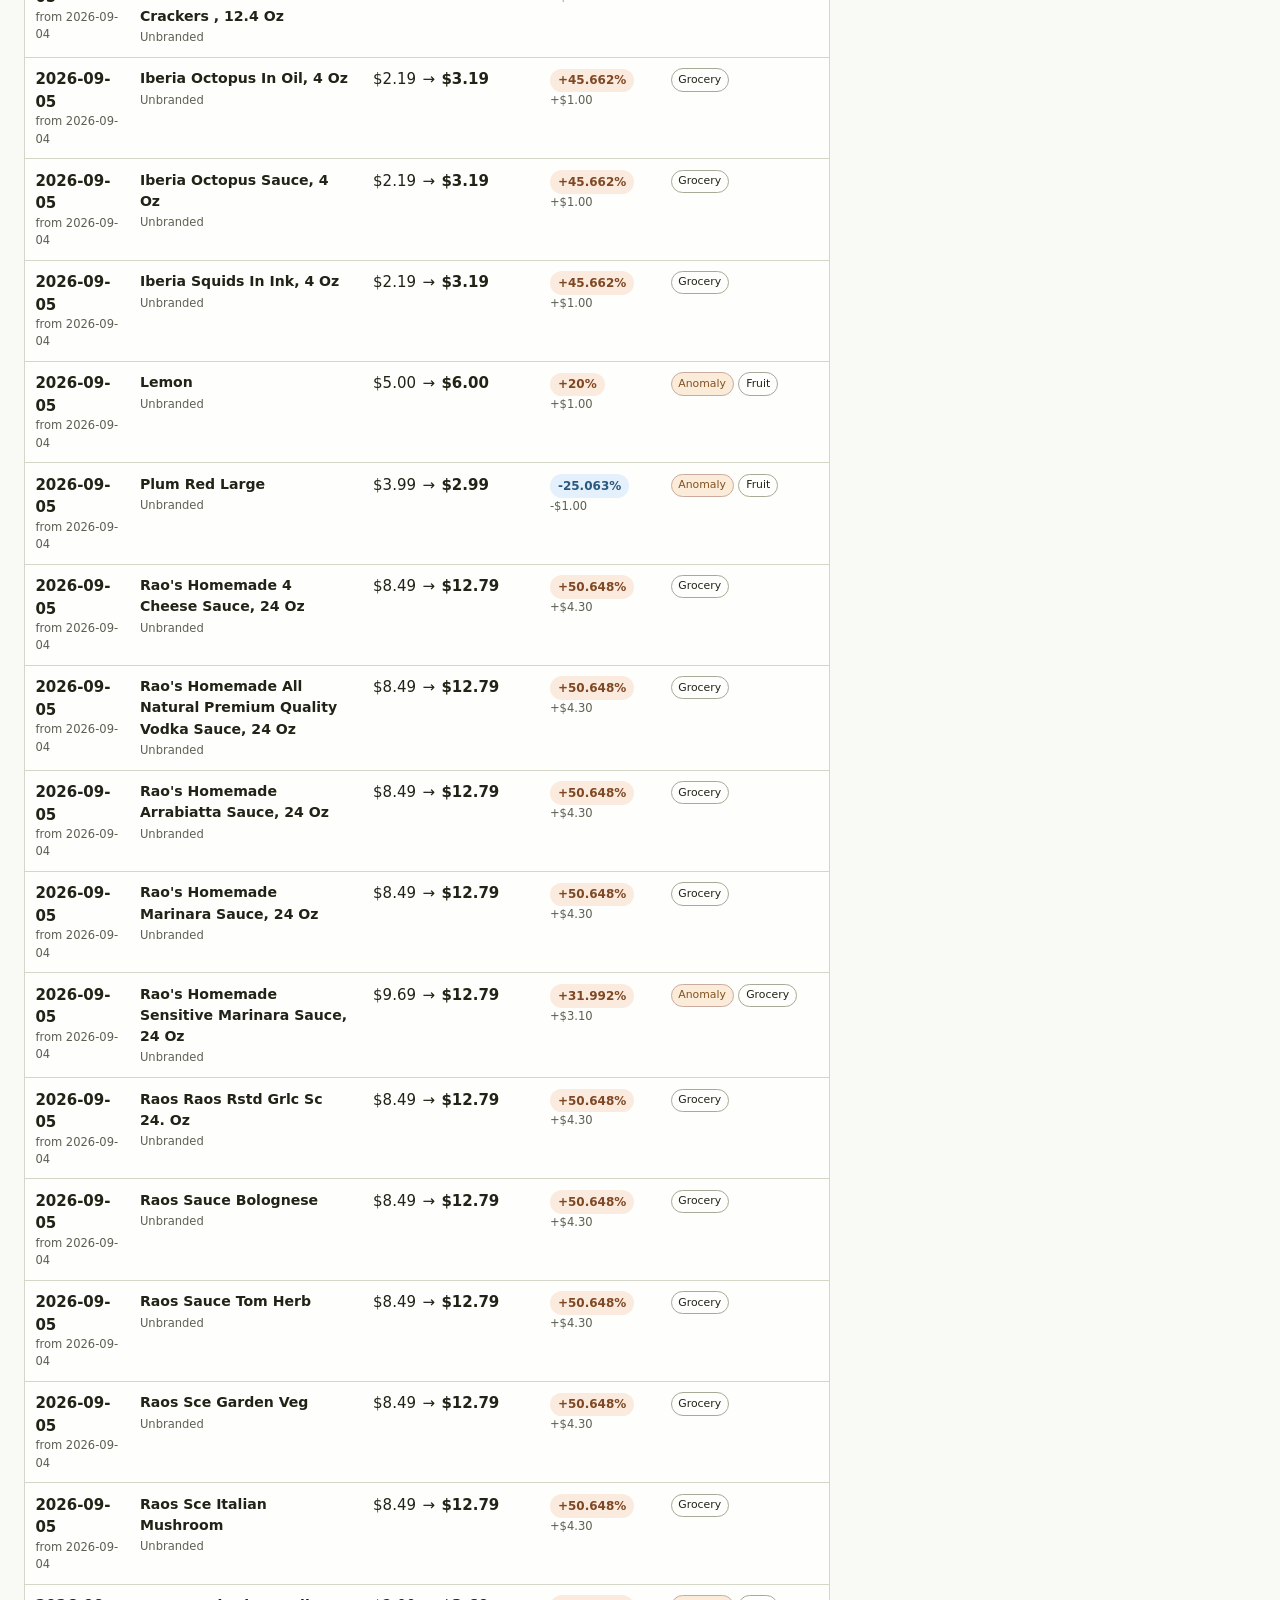
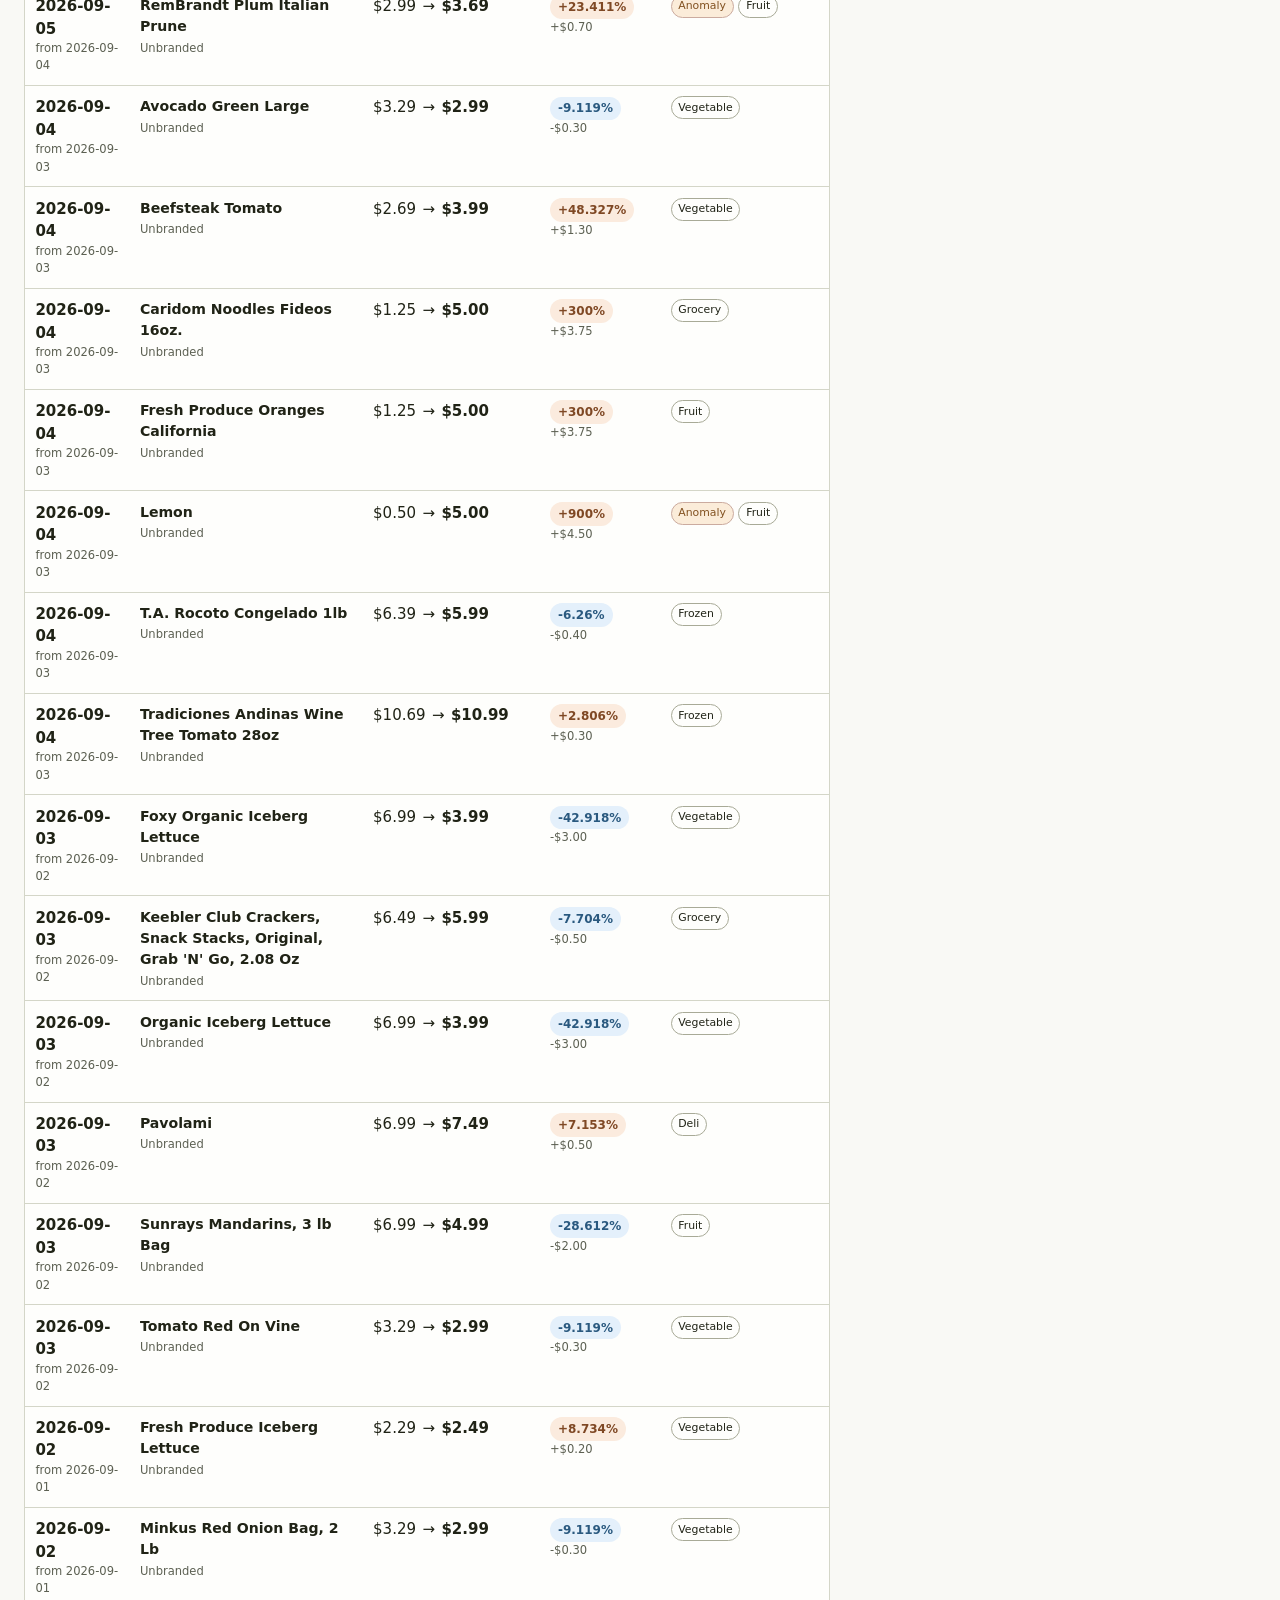
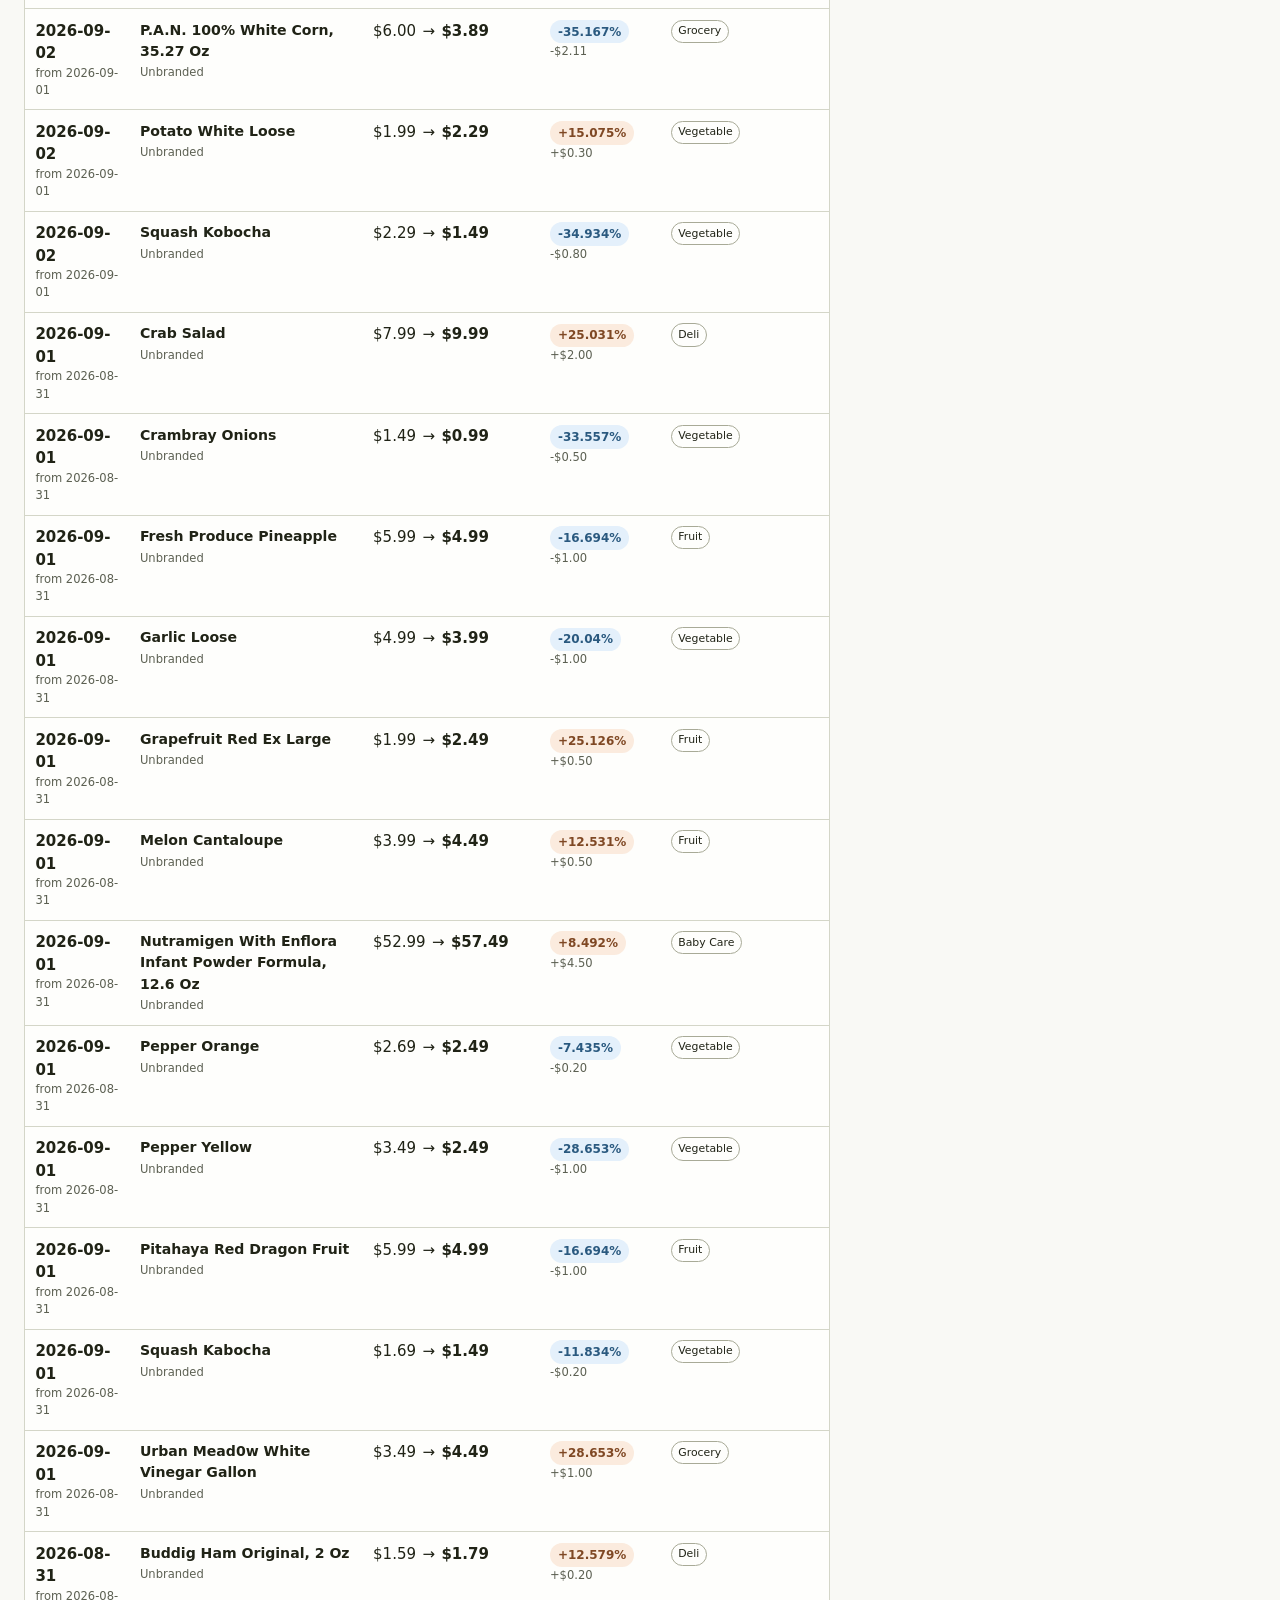
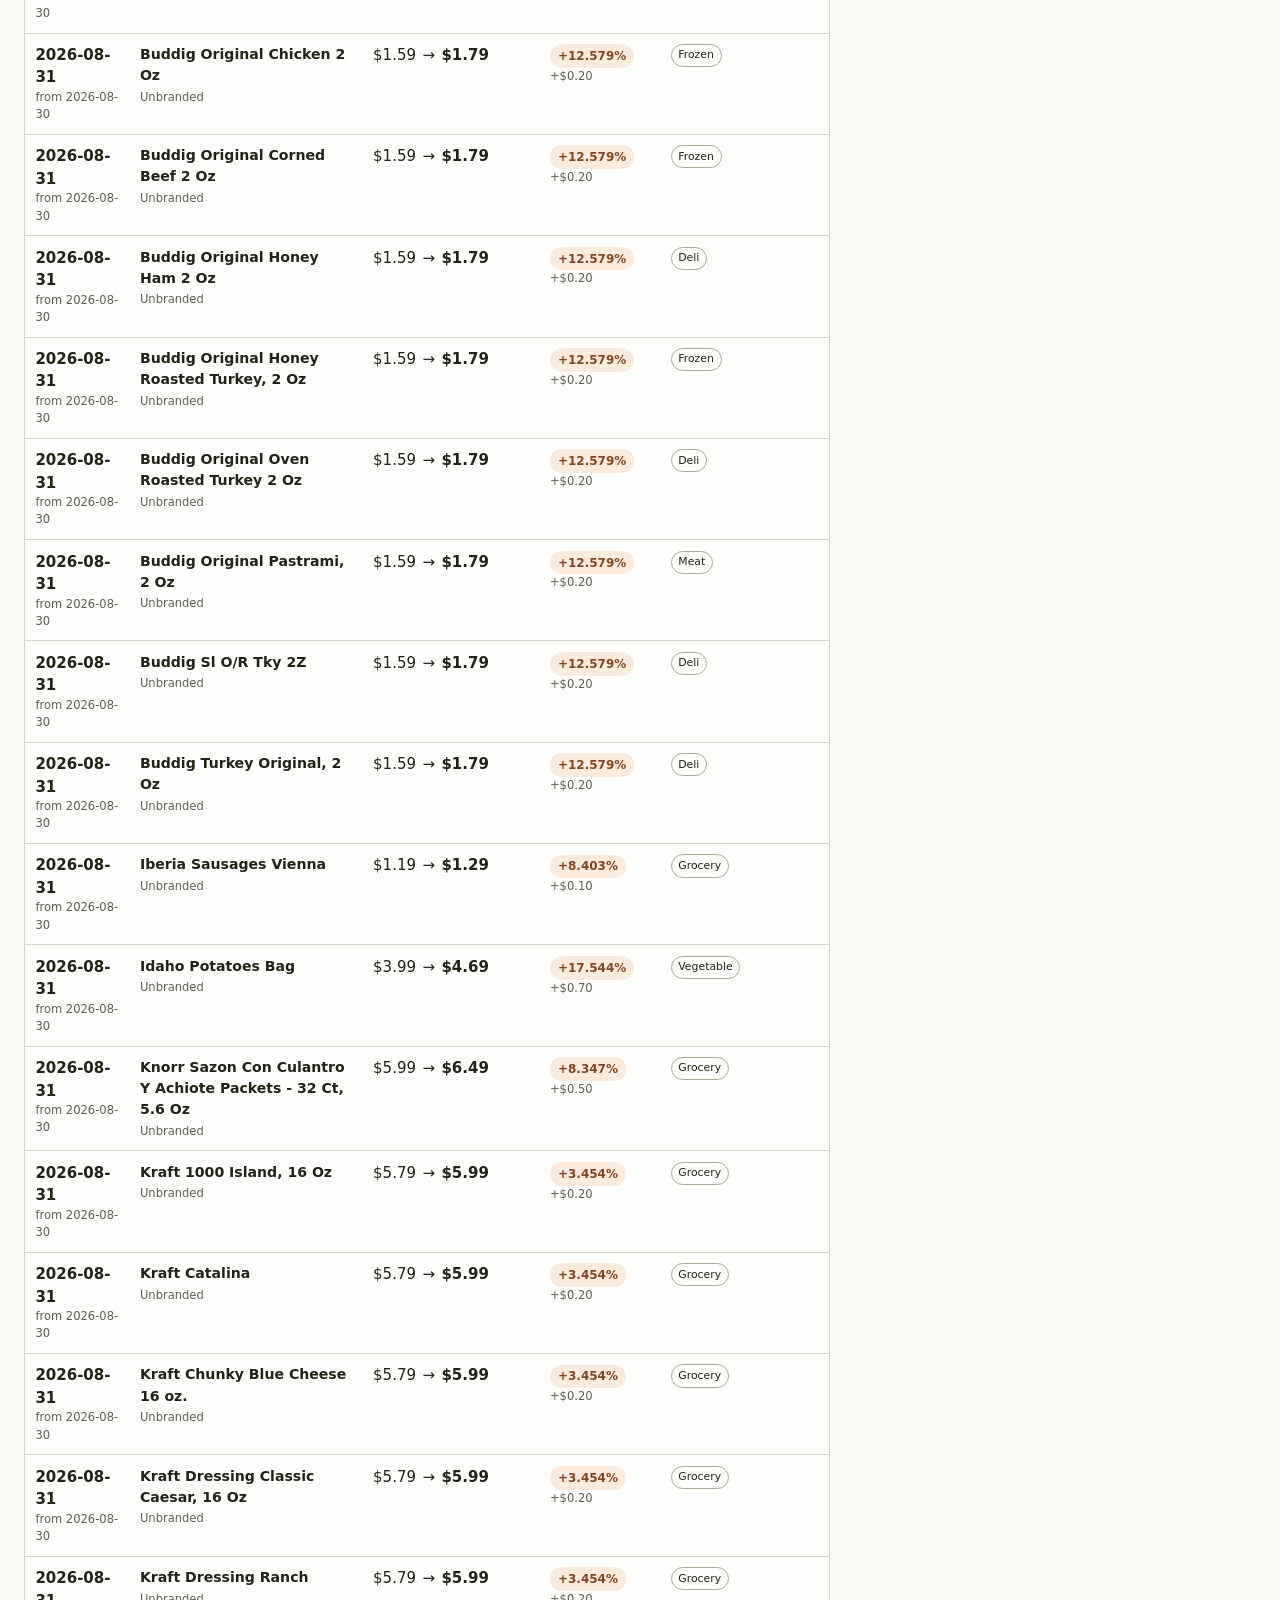
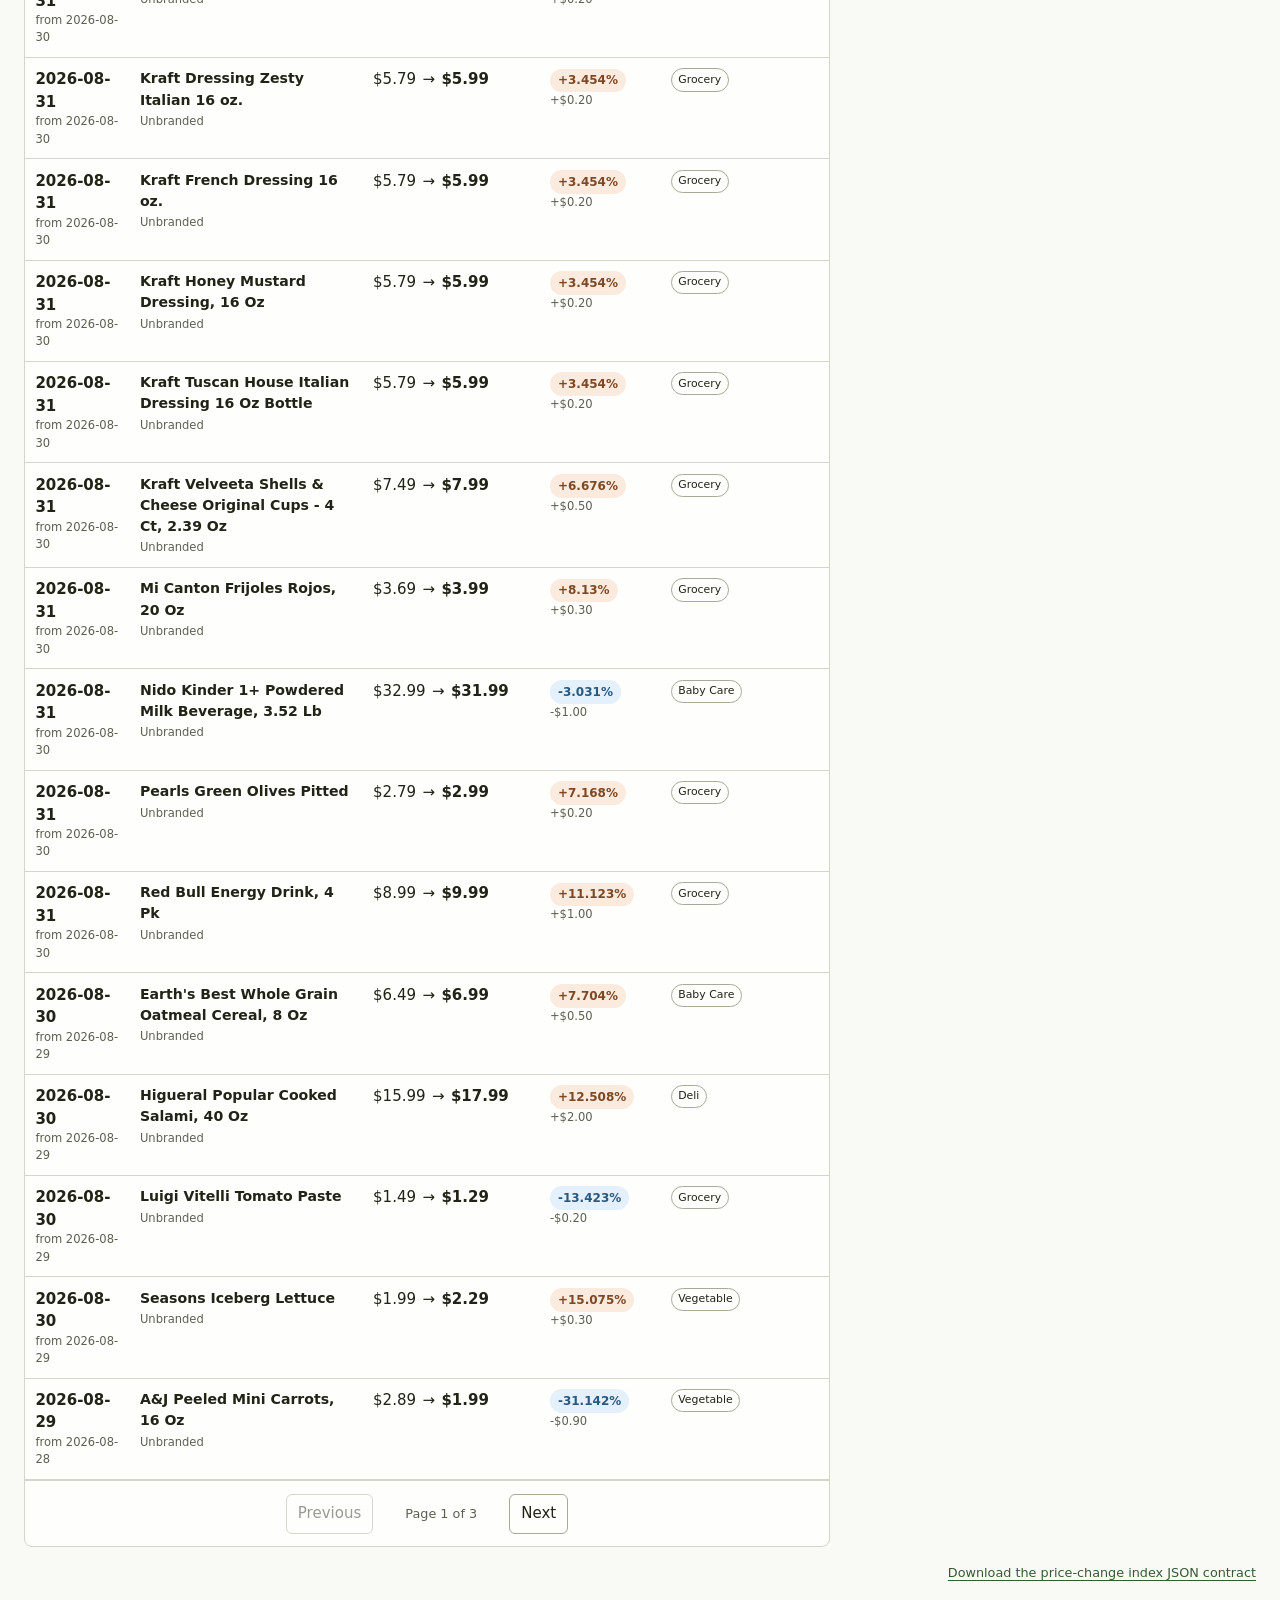
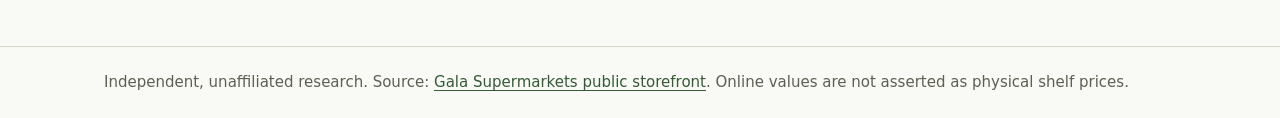
<file: docs/price-changes.html>
<!doctype html><html lang="en"><head><meta charset="utf-8"><meta name="viewport" content="width=device-width,initial-scale=1"><meta name="theme-color" content="#f7f8f2"><title>Price changes | Gala Freeport–Merrick Research</title><link rel="stylesheet" href="assets/site.css?v=research-1.1"><script src="assets/analytics.js?v=research-1.0" defer></script></head><body class="changes-page">
<!-- project-retirement-notice -->
<aside aria-label="Project retirement notice" style="position:relative;z-index:2147483647;display:block;box-sizing:border-box;width:100%;margin:0;padding:16px 24px;background:#fff3cd;color:#332701;border-bottom:2px solid #ad8000;font:16px/1.5 system-ui,sans-serif;text-align:left">
<strong>Project retired — September 6, 2026.</strong> Maintenance, support, and automated updates have ended. This site remains available for reference. Its data is no longer refreshed and may be out of date.
</aside>
<header class="site-header"><div class="site-header-inner"><a class="site-identity" href="index.html"><strong>Gala Freeport–Merrick</strong><span>catalog research</span></a><nav class="site-nav" aria-label="Research reports"><a href="index.html">Overview</a><a href="daily-report.html">Daily</a><a href="weekly-report.html">Weekly</a><a href="price-changes.html" aria-current="page">Price changes</a><a href="catalog.html">Catalog</a><a href="METHODOLOGY.html">Methodology</a></nav></div></header><main>
<section class="change-heading" aria-labelledby="change-title">
  <div>
    <p class="eyebrow">Longitudinal regular-price evidence</p>
    <h1 id="change-title">Price changes</h1>
    <p class="lede">Compare adjacent healthy snapshots, investigate every recorded movement, and export the evidence behind a selected date range.</p>
  </div>
  <dl class="change-scope" aria-label="Price change archive scope">
    <div><dt>Recorded movements</dt><dd id="archive-change-count">752</dd></div>
    <div><dt>Distinct items</dt><dd>629</dd></div>
    <div><dt>Comparison intervals</dt><dd>44</dd></div>
    <div><dt>Archive span</dt><dd>2026-07-23 to 2026-09-06</dd></div>
  </dl>
</section>

<section id="baseline-note" class="research-note" hidden>
  <strong>The baseline is stored; no price comparison exists yet.</strong>
  <span>Movements appear after a second distinct healthy snapshot date. Same-day reruns strengthen the baseline but do not create a new interval.</span>
</section>

<section class="range-controls" aria-labelledby="range-title">
  <div class="controls-heading">
    <div><h2 id="range-title">Comparison range</h2><p>Daily files are loaded only for the selected interval.</p></div>
    <div class="quick-ranges" aria-label="Quick date ranges">
      <button type="button" data-range="latest">Latest</button>
      <button type="button" data-range="7">7 days</button>
      <button type="button" data-range="28">28 days</button>
      <button type="button" data-range="all">All history</button>
    </div>
  </div>
  <div class="date-fields">
    <label>From <input id="change-from-date" type="date"></label>
    <label>Through <input id="change-to-date" type="date"></label>
    <button id="load-change-range" class="primary-button" type="button">Load range</button>
    <p id="range-description">Preparing available comparison dates...</p>
  </div>
</section>

<section class="catalog-controls change-filters" aria-labelledby="change-filter-title">
  <div class="controls-heading">
    <div><h2 id="change-filter-title">Filter movements</h2><p>Every filter applies to all records loaded for the date range.</p></div>
    <button id="clear-change-filters" class="text-button" type="button">Clear filters</button>
  </div>
  <div class="change-filter-grid">
    <label class="change-search">Search
      <input id="change-search" type="search" placeholder="Item, brand, category, or source ID" autocomplete="off">
    </label>
    <label>Direction
      <select id="direction-filter">
        <option value="all">Increases and decreases</option>
        <option value="increase">Increases only</option>
        <option value="decrease">Decreases only</option>
      </select>
    </label>
    <label>Department
      <select id="change-department-filter"><option value="">All departments</option></select>
    </label>
    <label>Brand
      <select id="change-brand-filter"><option value="">All brands</option></select>
    </label>
    <label>Minimum absolute change
      <div class="suffix-input"><input id="minimum-change-filter" type="number" min="0" step="0.1" inputmode="decimal" placeholder="0"><span>%</span></div>
    </label>
    <fieldset class="check-filters change-checks">
      <legend>Evidence</legend>
      <label><input id="anomaly-filter" type="checkbox"> Conservative anomalies only</label>
    </fieldset>
  </div>
</section>

<div id="change-status" class="catalog-status" role="status" aria-live="polite">Loading price-change index...</div>

<section class="change-workspace" aria-label="Price change explorer">
  <div class="results-pane change-results-pane">
    <div class="results-toolbar change-toolbar">
      <div><p id="change-result-count">Loading movements...</p><span id="loaded-intervals" class="toolbar-note"></span></div>
      <div class="toolbar-actions">
        <label>Sort
          <select id="change-sort-order">
            <option value="recent">Most recent</option>
            <option value="percent">Largest percentage</option>
            <option value="amount">Largest dollar movement</option>
            <option value="name">Item name</option>
          </select>
        </label>
        <label>Rows
          <select id="change-page-size">
            <option value="50">50</option>
            <option value="100" selected>100</option>
            <option value="250">250</option>
            <option value="all">All</option>
          </select>
        </label>
        <div class="export-actions">
          <button id="export-changes-csv" class="secondary-button" type="button">Export CSV</button>
          <button id="export-changes-json" class="secondary-button" type="button">Export JSON</button>
        </div>
      </div>
    </div>
    <div class="table-scroll">
      <table class="change-table">
        <thead><tr><th>Interval</th><th>Item</th><th>Before / after</th><th>Movement</th><th>Context</th></tr></thead>
        <tbody id="change-results"></tbody>
      </table>
      <div id="empty-changes" class="empty-state" hidden>
        <strong>No recorded movements match this view.</strong>
        <span id="empty-change-guidance">Widen the date range or clear one or more filters.</span>
      </div>
    </div>
    <nav class="pagination" aria-label="Price change pages">
      <button id="previous-change-page" class="secondary-button" type="button">Previous</button>
      <span id="change-page-indicator">Page 1 of 1</span>
      <button id="next-change-page" class="secondary-button" type="button">Next</button>
    </nav>
  </div>

  <aside id="change-detail-panel" class="detail-panel change-detail-panel" aria-label="Selected price change details" aria-live="polite">
    <button id="close-change-detail" class="detail-close" type="button" aria-label="Close selected price change">Close</button>
    <div id="change-detail" class="detail-content">
      <div class="detail-placeholder"><strong>Select a movement</strong><span>The comparison interval, source identity, category context, and loaded item timeline will appear here.</span></div>
    </div>
  </aside>
</section>

<p class="catalog-contract"><a href="data/price-changes/index.json">Download the price-change index JSON contract</a></p>
</main><footer class="site-footer"><p>Independent, unaffiliated research. Source: <a href="https://galasupermarkets.com/Freeport-Merrick">Gala Supermarkets public storefront</a>. Online values are not asserted as physical shelf prices.</p></footer><script src="assets/price-changes.js?v=research-1.1" defer></script></body></html>
</file>
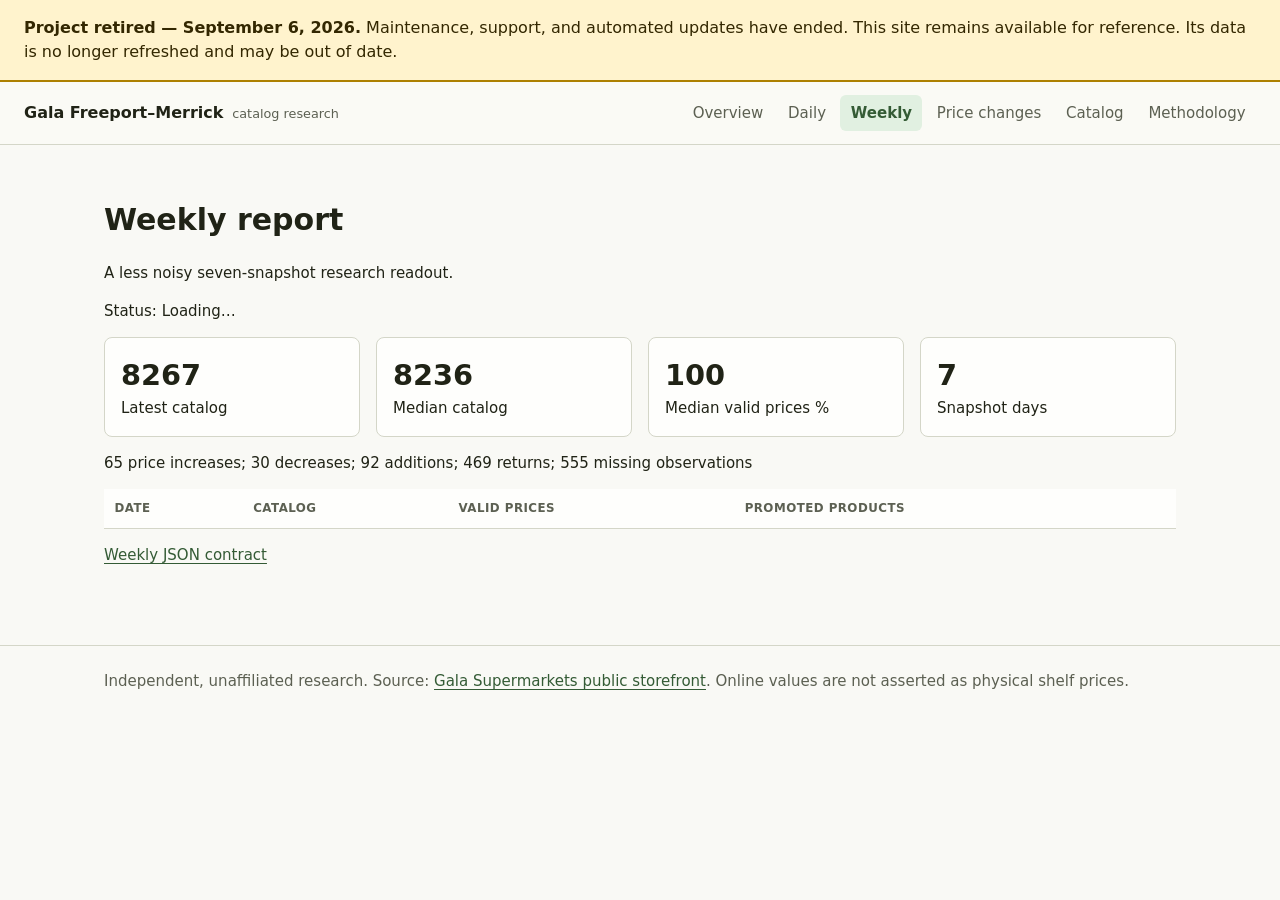
<file: docs/weekly-report.html>
<!doctype html><html lang="en"><head><meta charset="utf-8"><meta name="viewport" content="width=device-width,initial-scale=1"><meta name="theme-color" content="#f7f8f2"><title>Weekly report</title><link rel="stylesheet" href="assets/site.css?v=research-1.1"><script src="assets/analytics.js?v=research-1.0" defer></script></head><body class="">
<!-- project-retirement-notice -->
<aside aria-label="Project retirement notice" style="position:relative;z-index:2147483647;display:block;box-sizing:border-box;width:100%;margin:0;padding:16px 24px;background:#fff3cd;color:#332701;border-bottom:2px solid #ad8000;font:16px/1.5 system-ui,sans-serif;text-align:left">
<strong>Project retired — September 6, 2026.</strong> Maintenance, support, and automated updates have ended. This site remains available for reference. Its data is no longer refreshed and may be out of date.
</aside>
<header class="site-header"><div class="site-header-inner"><a class="site-identity" href="index.html"><strong>Gala Freeport–Merrick</strong><span>catalog research</span></a><nav class="site-nav" aria-label="Research reports"><a href="index.html">Overview</a><a href="daily-report.html">Daily</a><a href="weekly-report.html" aria-current="page">Weekly</a><a href="price-changes.html">Price changes</a><a href="catalog.html">Catalog</a><a href="METHODOLOGY.html">Methodology</a></nav></div></header><main><h1>Weekly report</h1><p>A less noisy seven-snapshot research readout.</p><p>Status: <span id="status">Loading…</span></p><section id="metrics" class="grid"></section><p id="totals"></p><table><thead><tr><th>Date</th><th>Catalog</th><th>Valid prices</th><th>Promoted products</th></tr></thead><tbody id="history"></tbody></table><p><a href="data/weekly-summary.json">Weekly JSON contract</a></p></main><footer class="site-footer"><p>Independent, unaffiliated research. Source: <a href="https://galasupermarkets.com/Freeport-Merrick">Gala Supermarkets public storefront</a>. Online values are not asserted as physical shelf prices.</p></footer><script>const esc=s=>String(s??'—').replace(/[&<>"']/g,c=>({'&':'&amp;','<':'&lt;','>':'&gt;','"':'&quot;',"'":'&#39;'}[c]));fetch('data/weekly-summary.json').then(r=>r.json()).then(d=>{status.textContent=d.status;metrics.innerHTML=[['Latest catalog',d.latest_catalog_size],['Median catalog',d.median_catalog_size],['Median valid prices %',d.median_valid_price_percentage],['Snapshot days',d.snapshot_days]].map(([k,v])=>`<section class="card"><div class="metric">${esc(v)}</div><div>${k}</div></section>`).join('');totals.textContent=`${d.price_increases} price increases; ${d.price_decreases} decreases; ${d.additions} additions; ${d.returns} returns; ${d.missing_products} missing observations`;history.innerHTML=d.daily_history.map(x=>`<tr><td>${esc(x.snapshot_date)}</td><td>${esc(x.catalog_size)}</td><td>${esc(x.valid_price_percentage)}%</td><td>${esc(x.products_with_promotions)}</td></tr>`).join('')||'<tr><td colspan="4">Awaiting baseline</td></tr>';}).catch(()=>status.textContent='Report data unavailable')</script></body></html>
</file>
<file: docs/assets/site.css>
:root{color-scheme:light;--paper:oklch(98.2% .006 105);--surface:oklch(99.7% .003 105);--surface-tint:oklch(96.7% .012 112);--ink:oklch(25% .025 120);--muted:oklch(48% .022 120);--line:oklch(87% .018 112);--line-strong:oklch(73% .026 112);--accent:oklch(43% .075 145);--accent-soft:oklch(94% .025 145);--warning:oklch(48% .09 63);--warning-soft:oklch(95% .03 75);--increase:oklch(46% .09 52);--increase-soft:oklch(95% .025 62);--decrease:oklch(45% .08 245);--decrease-soft:oklch(95% .02 245);--focus:oklch(60% .15 245);--radius:8px;--shadow:0 12px 34px oklch(25% .02 120/.08)}
*{box-sizing:border-box}[hidden]{display:none!important}html{scroll-behavior:smooth}body{margin:0;background:var(--paper);color:var(--ink);font:15px/1.5 ui-sans-serif,system-ui,-apple-system,BlinkMacSystemFont,"Segoe UI",sans-serif}button,input,select{font:inherit;color:inherit}button,select{cursor:pointer}a{color:var(--accent);text-underline-offset:3px}a:hover{text-decoration-thickness:2px}a:focus-visible,button:focus-visible,input:focus-visible,select:focus-visible{outline:3px solid var(--focus);outline-offset:2px}
.site-header{border-bottom:1px solid var(--line);background:color-mix(in oklch,var(--paper) 94%,white);position:sticky;top:0;z-index:20}.site-header-inner{max-width:1440px;margin:auto;min-height:62px;padding:.65rem 1.5rem;display:flex;align-items:center;justify-content:space-between;gap:2rem}.site-identity{display:flex;align-items:baseline;gap:.55rem;text-decoration:none;color:var(--ink);white-space:nowrap}.site-identity strong{font-size:1rem}.site-identity span{color:var(--muted);font-size:.8rem}.site-nav{display:flex;gap:.25rem;flex-wrap:wrap}.site-nav a{padding:.45rem .65rem;border-radius:6px;color:var(--muted);text-decoration:none}.site-nav a:hover{background:var(--surface-tint);color:var(--ink)}.site-nav a[aria-current="page"]{background:var(--accent-soft);color:var(--accent);font-weight:650}
main{max-width:1120px;margin:auto;padding:2rem 1.5rem 4rem}.catalog-page main,.changes-page main{max-width:1500px;padding-top:1.5rem}.site-footer{border-top:1px solid var(--line);color:var(--muted)}.site-footer p{max-width:1120px;margin:auto;padding:1.5rem}.hero{padding:2rem 0}.hero h1,.catalog-heading h1,.change-heading h1{margin:.15rem 0;font-size:2.75rem;line-height:1.05;letter-spacing:-.035em}.grid{display:grid;grid-template-columns:repeat(auto-fit,minmax(210px,1fr));gap:1rem}.card{background:var(--surface);border:1px solid var(--line);border-radius:var(--radius);padding:1rem}.metric{font-size:1.8rem;font-weight:720;font-variant-numeric:tabular-nums}.muted,.quiet{color:var(--muted)}.healthy{color:var(--accent);font-weight:700}.gap{color:var(--warning)}table{width:100%;border-collapse:collapse;background:var(--surface)}th,td{text-align:left;padding:.65rem;border-bottom:1px solid var(--line);vertical-align:top}th{font-size:.74rem;letter-spacing:.04em;text-transform:uppercase;color:var(--muted)}
.catalog-heading{display:flex;align-items:end;justify-content:space-between;gap:2rem;padding:1rem 0 1.5rem}.eyebrow{margin:0;color:var(--accent);font-size:.75rem;font-weight:750;letter-spacing:.09em;text-transform:uppercase}.lede{max-width:660px;margin:.65rem 0 0;color:var(--muted);font-size:1rem}.catalog-scope{display:grid;grid-template-columns:repeat(3,minmax(105px,1fr));min-width:min(520px,48vw);margin:0;border-top:1px solid var(--line-strong);border-bottom:1px solid var(--line)}.catalog-scope div{padding:.85rem}.catalog-scope div+div{border-left:1px solid var(--line)}.catalog-scope dt{color:var(--muted);font-size:.72rem;text-transform:uppercase;letter-spacing:.05em}.catalog-scope dd{margin:.2rem 0 0;font-size:1.15rem;font-weight:680;font-variant-numeric:tabular-nums}
.catalog-controls{background:var(--surface-tint);border:1px solid var(--line);border-radius:var(--radius);padding:1rem 1.1rem}.controls-heading,.results-toolbar{display:flex;align-items:center;justify-content:space-between;gap:1rem}.controls-heading h2{margin:0;font-size:1rem}.controls-heading p{margin:.15rem 0 0;color:var(--muted);font-size:.82rem}.filter-grid{display:grid;grid-template-columns:minmax(250px,1.7fr) repeat(3,minmax(140px,1fr));gap:.8rem;margin-top:.9rem}.filter-grid>label,.toolbar-actions label{display:flex;flex-direction:column;gap:.3rem;color:var(--muted);font-size:.75rem;font-weight:650}.filter-grid input,.filter-grid select,.toolbar-actions select{width:100%;min-height:40px;border:1px solid var(--line-strong);border-radius:6px;background:var(--surface);padding:.48rem .6rem}.search-field{grid-column:span 2}.price-filter,.check-filters{border:0;padding:0;margin:0;grid-column:span 2}.filter-legend,.check-filters legend{display:block;margin-bottom:.3rem;color:var(--muted);font-size:.75rem;font-weight:650}.price-fields{display:flex;gap:.75rem}.price-filter label{display:flex;flex:1;flex-direction:column;gap:.3rem;color:var(--muted);font-size:.72rem}.check-filters{display:flex;gap:.75rem;align-items:center;flex-wrap:wrap}.check-filters legend{width:100%}.check-filters label{display:flex;align-items:center;gap:.45rem;background:var(--surface);border:1px solid var(--line);border-radius:6px;padding:.55rem .65rem;font-size:.78rem}.check-filters input{width:1rem;min-height:auto;margin:0}.text-button{border:0;background:transparent;color:var(--accent);padding:.4rem}.secondary-button{border:1px solid var(--line-strong);border-radius:6px;background:var(--surface);padding:.48rem .7rem}.secondary-button:hover{border-color:var(--accent);color:var(--accent)}.secondary-button:disabled{cursor:not-allowed;opacity:.45}.catalog-status{position:absolute;width:1px;height:1px;overflow:hidden;clip:rect(0,0,0,0)}
.catalog-workspace{display:grid;grid-template-columns:minmax(0,1fr) minmax(340px,410px);gap:1rem;align-items:start;margin-top:1rem}.results-pane,.detail-panel{background:var(--surface);border:1px solid var(--line);border-radius:var(--radius)}.results-toolbar{padding:.8rem 1rem;border-bottom:1px solid var(--line)}.results-toolbar p{margin:0;font-variant-numeric:tabular-nums;font-weight:650}.toolbar-actions{display:flex;align-items:end;gap:.55rem}.toolbar-actions label{min-width:112px}.table-scroll{overflow:auto}.catalog-table{table-layout:fixed}.catalog-table th:nth-child(1){width:42%}.catalog-table th:nth-child(2){width:18%}.catalog-table th:nth-child(3){width:18%}.catalog-table th:nth-child(4){width:22%}.catalog-table td{height:74px}.catalog-table tr.selected td{background:var(--accent-soft);box-shadow:inset 0 1px var(--accent),inset 0 -1px var(--accent)}.item-button{display:flex;flex-direction:column;gap:.15rem;width:100%;padding:0;border:0;background:transparent;text-align:left;color:var(--ink)}.item-button strong{font-size:.9rem}.item-button span,.date-note{display:block;color:var(--muted);font-size:.72rem}.price-value{font-weight:700;font-variant-numeric:tabular-nums}.tags{display:flex;gap:.3rem;flex-wrap:wrap}.tag{display:inline-block;border:1px solid var(--line-strong);border-radius:999px;padding:.15rem .42rem;font-size:.68rem;white-space:nowrap}.tag.promoted{border-color:color-mix(in oklch,var(--accent),white 55%);background:var(--accent-soft);color:var(--accent)}.tag.missing{border-color:color-mix(in oklch,var(--warning),white 55%);background:var(--warning-soft);color:var(--warning)}.pagination{display:flex;align-items:center;justify-content:center;gap:.8rem;padding:.8rem;border-top:1px solid var(--line)}.pagination span{min-width:110px;text-align:center;color:var(--muted);font-size:.8rem}.empty-state,.detail-placeholder,.error-state{display:flex;flex-direction:column;gap:.35rem;align-items:center;justify-content:center;text-align:center;padding:3rem;color:var(--muted)}
.detail-panel{position:sticky;top:78px;max-height:calc(100vh - 94px);overflow:auto;box-shadow:var(--shadow)}.detail-close{display:none}.detail-content{padding:1rem}.detail-header{display:grid;grid-template-columns:92px 1fr;gap:1rem;align-items:start}.detail-header img,.image-placeholder{width:92px;height:92px;object-fit:contain;border:1px solid var(--line);border-radius:6px;background:white}.image-placeholder{display:grid;place-items:center;color:var(--muted);font-size:.72rem}.detail-header h2{margin:.22rem 0;font-size:1.25rem;line-height:1.25}.detail-price{margin:.3rem 0 0;font-size:1.45rem;font-weight:760;font-variant-numeric:tabular-nums}.detail-state{margin:.2rem 0;color:var(--muted);font-size:.76rem}.detail-actions{display:flex;align-items:center;gap:.8rem;margin:1rem 0;padding-bottom:1rem;border-bottom:1px solid var(--line);font-size:.78rem}.evidence-list{margin:0}.evidence-list div{display:grid;grid-template-columns:135px 1fr;gap:.75rem;padding:.48rem 0;border-bottom:1px solid var(--line)}.evidence-list dt{color:var(--muted);font-size:.74rem}.evidence-list dd{margin:0;font-size:.78rem;overflow-wrap:anywhere}.evidence-list code{font-size:.7rem}.category-evidence,.history-evidence{margin-top:1.2rem}.category-evidence h3,.history-evidence h3{margin:0 0 .45rem;font-size:.9rem}.category-evidence ul{margin:0;padding-left:1.1rem;color:var(--muted);font-size:.76rem}.history-evidence>div>p{margin:0 0 .7rem;color:var(--muted);font-size:.75rem}.history-scroll{max-height:340px;overflow:auto;border:1px solid var(--line);border-radius:6px}.history-scroll table{font-size:.72rem}.history-scroll th{position:sticky;top:0;background:var(--surface-tint);z-index:1}.history-scroll td:nth-child(1){white-space:nowrap}.history-scroll td:nth-child(2){font-variant-numeric:tabular-nums;white-space:nowrap}.history-scroll td span{display:block}.history-scroll small{color:var(--muted)}.history-gap td{background:var(--warning-soft)}.gap-label{color:var(--warning);font-weight:700}.catalog-contract{margin:1rem 0 0;text-align:right;font-size:.8rem}
.change-heading{display:grid;grid-template-columns:minmax(0,1fr) minmax(600px,1.2fr);gap:2rem;align-items:end;padding:1rem 0 1.5rem}.change-scope{display:grid;grid-template-columns:repeat(4,minmax(120px,1fr));margin:0;border-top:1px solid var(--line-strong);border-bottom:1px solid var(--line)}.change-scope div{padding:.78rem}.change-scope div+div{border-left:1px solid var(--line)}.change-scope dt{color:var(--muted);font-size:.7rem;text-transform:uppercase;letter-spacing:.05em}.change-scope dd{margin:.2rem 0 0;font-size:.95rem;font-weight:680;font-variant-numeric:tabular-nums}.research-note{display:flex;gap:.5rem;align-items:baseline;margin-bottom:1rem;border:1px solid var(--line-strong);border-radius:var(--radius);background:var(--surface);padding:.8rem 1rem}.research-note span{color:var(--muted);font-size:.82rem}.range-controls{border-top:1px solid var(--line-strong);border-bottom:1px solid var(--line);padding:1rem 0}.quick-ranges{display:flex;gap:.35rem;flex-wrap:wrap}.quick-ranges button{border:1px solid var(--line);border-radius:6px;background:var(--surface);padding:.38rem .62rem;font-size:.78rem}.quick-ranges button:hover{border-color:var(--accent);color:var(--accent)}.date-fields{display:grid;grid-template-columns:180px 180px max-content 1fr;gap:.75rem;align-items:end;margin-top:.85rem}.date-fields label,.change-filter-grid>label{display:flex;flex-direction:column;gap:.3rem;color:var(--muted);font-size:.75rem;font-weight:650}.date-fields input,.change-filter-grid input,.change-filter-grid select{width:100%;min-height:40px;border:1px solid var(--line-strong);border-radius:6px;background:var(--surface);padding:.48rem .6rem}.date-fields p{margin:0 0 .5rem;color:var(--muted);font-size:.8rem}.primary-button{min-height:40px;border:1px solid var(--accent);border-radius:6px;background:var(--accent);color:var(--paper);padding:.48rem .85rem;font-weight:680}.primary-button:hover{background:color-mix(in oklch,var(--accent),var(--ink) 12%)}.primary-button:disabled{cursor:wait;opacity:.65}.change-filters{margin-top:1rem}.change-filter-grid{display:grid;grid-template-columns:minmax(260px,1.6fr) repeat(4,minmax(140px,1fr));gap:.8rem;margin-top:.9rem}.change-search{grid-column:span 2}.suffix-input{position:relative}.suffix-input input{padding-right:2rem}.suffix-input span{position:absolute;right:.7rem;top:.58rem;color:var(--muted)}.change-checks{grid-column:span 2}.change-workspace{display:grid;grid-template-columns:minmax(0,1fr) minmax(350px,410px);gap:1rem;align-items:start;margin-top:1rem}.toolbar-note{display:block;color:var(--muted);font-size:.72rem}.export-actions{display:flex;gap:.35rem}.change-table{table-layout:fixed}.change-table th:nth-child(1){width:13%}.change-table th:nth-child(2){width:29%}.change-table th:nth-child(3){width:22%}.change-table th:nth-child(4){width:15%}.change-table th:nth-child(5){width:21%}.change-table tr.selected td{background:var(--accent-soft);box-shadow:inset 0 1px var(--accent),inset 0 -1px var(--accent)}.interval-date{font-weight:680;font-variant-numeric:tabular-nums}.change-button{display:flex;flex-direction:column;gap:.15rem;width:100%;border:0;background:transparent;padding:0;text-align:left}.change-button strong{font-size:.88rem}.change-button span{color:var(--muted);font-size:.72rem}.price-comparison{display:flex;align-items:center;gap:.4rem;white-space:nowrap;font-variant-numeric:tabular-nums}.movement{display:inline-block;border-radius:999px;padding:.18rem .5rem;font-size:.75rem;font-weight:750;text-transform:capitalize;font-variant-numeric:tabular-nums}.movement.increase{background:var(--increase-soft);color:var(--increase)}.movement.decrease{background:var(--decrease-soft);color:var(--decrease)}.increase-text{color:var(--increase);font-weight:700}.decrease-text{color:var(--decrease);font-weight:700}.change-detail-heading h2{margin:.25rem 0 .6rem;font-size:1.25rem;line-height:1.25}.change-equation{display:grid;grid-template-columns:1fr auto 1fr;gap:.7rem;align-items:center;margin:1rem 0;padding:.9rem;background:var(--surface-tint);border-top:1px solid var(--line);border-bottom:1px solid var(--line);font-size:1.05rem;font-variant-numeric:tabular-nums}.change-equation>span:first-child,.change-equation strong{display:flex;flex-direction:column}.change-equation small{color:var(--muted);font-size:.68rem;font-weight:500}.change-summary{color:var(--muted);font-size:.8rem}.change-detail-panel{box-shadow:var(--shadow)}
@media(max-width:1050px){.filter-grid{grid-template-columns:repeat(2,minmax(0,1fr))}.search-field{grid-column:span 2}.catalog-workspace{grid-template-columns:minmax(0,1fr) 350px}.toolbar-actions{flex-wrap:wrap;justify-content:end}.catalog-table th:nth-child(2),.catalog-table td:nth-child(2){display:none}.catalog-table th:nth-child(1){width:45%}.catalog-table th:nth-child(3){width:25%}.catalog-table th:nth-child(4){width:30%}}
@media(max-width:760px){.site-header{position:static}.site-header-inner{align-items:flex-start;flex-direction:column;gap:.45rem;padding:.75rem 1rem}.site-nav{width:100%;overflow:auto;flex-wrap:nowrap}.site-nav a{white-space:nowrap}.catalog-page main,main{padding:1.1rem 1rem 3rem}.catalog-heading{align-items:start;flex-direction:column;gap:1rem}.catalog-scope{width:100%;min-width:0}.catalog-scope dd{font-size:.95rem}.filter-grid{grid-template-columns:1fr}.search-field,.price-filter,.check-filters{grid-column:span 1}.price-fields{flex-wrap:wrap}.results-toolbar{align-items:flex-start;flex-direction:column}.toolbar-actions{width:100%;justify-content:flex-start}.toolbar-actions label{flex:1}.catalog-table th:nth-child(4),.catalog-table td:nth-child(4){display:none}.catalog-table th:nth-child(1){width:62%}.catalog-table th:nth-child(3){width:38%}.catalog-workspace{display:block}.detail-panel{display:none;position:fixed;z-index:50;inset:1rem 0 0 1.5rem;max-height:none;border-radius:10px 0 0 0;box-shadow:-20px 0 60px oklch(20% .03 120/.22)}.detail-panel.is-open{display:block}.detail-close{display:block;position:sticky;top:0;z-index:2;width:100%;border:0;border-bottom:1px solid var(--line);background:var(--surface-tint);padding:.7rem;text-align:right;color:var(--accent)}.site-footer p{padding:1rem}.catalog-contract{text-align:left}}
@media(max-width:480px){.catalog-scope{grid-template-columns:1fr}.catalog-scope div+div{border-left:0;border-top:1px solid var(--line)}.toolbar-actions{display:grid;grid-template-columns:1fr 1fr}.toolbar-actions .secondary-button{grid-column:span 2}.catalog-table th:nth-child(3),.catalog-table td:nth-child(3){display:none}.catalog-table th:nth-child(1){width:100%}.detail-header{grid-template-columns:72px 1fr}.detail-header img,.image-placeholder{width:72px;height:72px}.evidence-list div{grid-template-columns:115px 1fr}}
@media(max-width:1180px){.change-heading{grid-template-columns:1fr}.change-filter-grid{grid-template-columns:repeat(3,minmax(0,1fr))}.change-search{grid-column:span 2}.change-workspace{grid-template-columns:minmax(0,1fr) 350px}.change-table th:nth-child(5),.change-table td:nth-child(5){display:none}.change-table th:nth-child(1){width:16%}.change-table th:nth-child(2){width:34%}.change-table th:nth-child(3){width:29%}.change-table th:nth-child(4){width:21%}}
@media(max-width:760px){.change-heading{gap:1rem}.change-scope{grid-template-columns:repeat(2,1fr)}.change-scope div:nth-child(3){border-left:0;border-top:1px solid var(--line)}.change-scope div:nth-child(4){border-top:1px solid var(--line)}.research-note{align-items:flex-start;flex-direction:column}.date-fields{grid-template-columns:1fr 1fr}.date-fields .primary-button{grid-column:span 2}.date-fields p{grid-column:span 2}.change-filter-grid{grid-template-columns:1fr 1fr}.change-search{grid-column:span 2}.change-checks{grid-column:span 2}.change-workspace{display:block}.change-table th:nth-child(3),.change-table td:nth-child(3),.change-table th:nth-child(5),.change-table td:nth-child(5){display:none}.change-table th:nth-child(1){width:27%}.change-table th:nth-child(2){width:48%}.change-table th:nth-child(4){width:25%}.change-toolbar{align-items:flex-start;flex-direction:column}.change-toolbar .toolbar-actions{width:100%;flex-wrap:wrap}.export-actions{width:100%}.export-actions button{flex:1}}
@media(max-width:480px){.change-scope{grid-template-columns:1fr}.change-scope div+div{border-left:0;border-top:1px solid var(--line)}.date-fields,.change-filter-grid{grid-template-columns:1fr}.date-fields .primary-button,.date-fields p,.change-search,.change-checks{grid-column:span 1}.change-table th:nth-child(1){width:28%}.change-table th:nth-child(2){width:47%}.change-table th:nth-child(4){width:25%}.change-table td{padding:.55rem .4rem}.movement{font-size:.68rem}}
</file>
